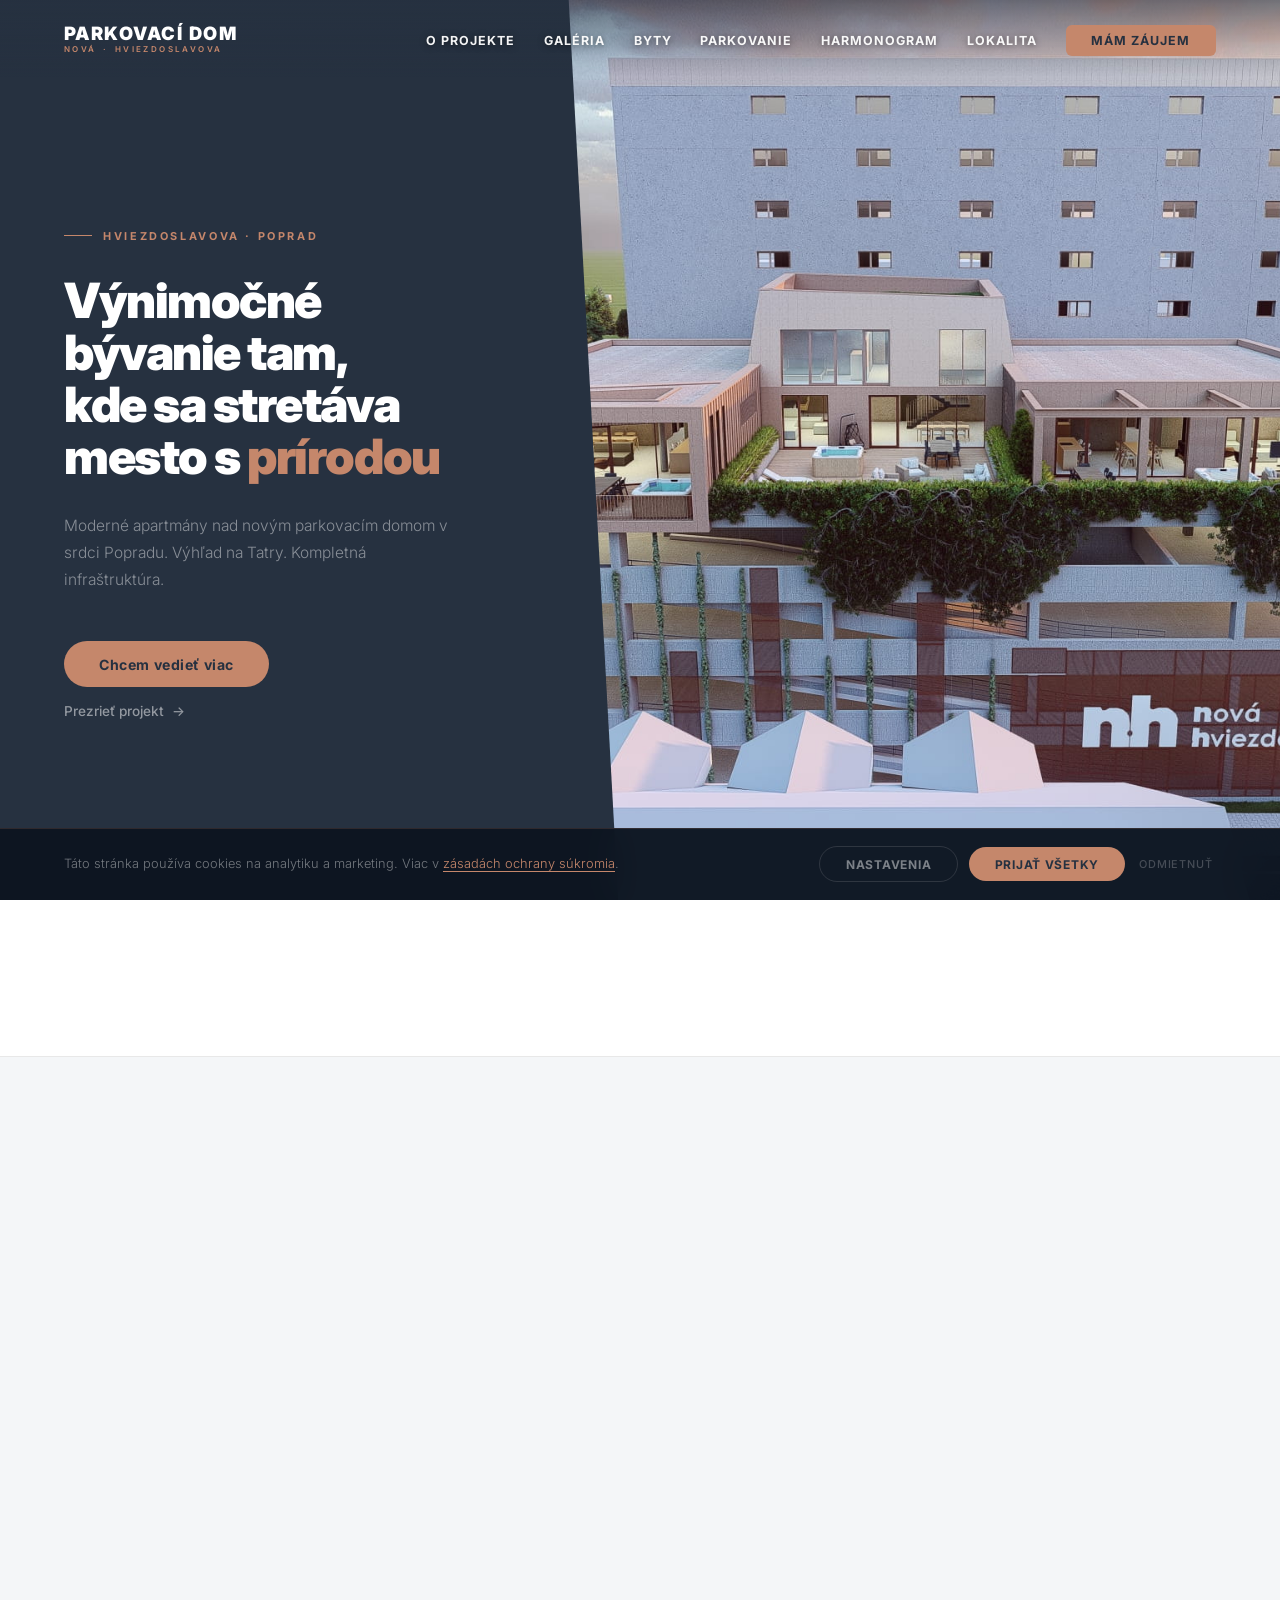
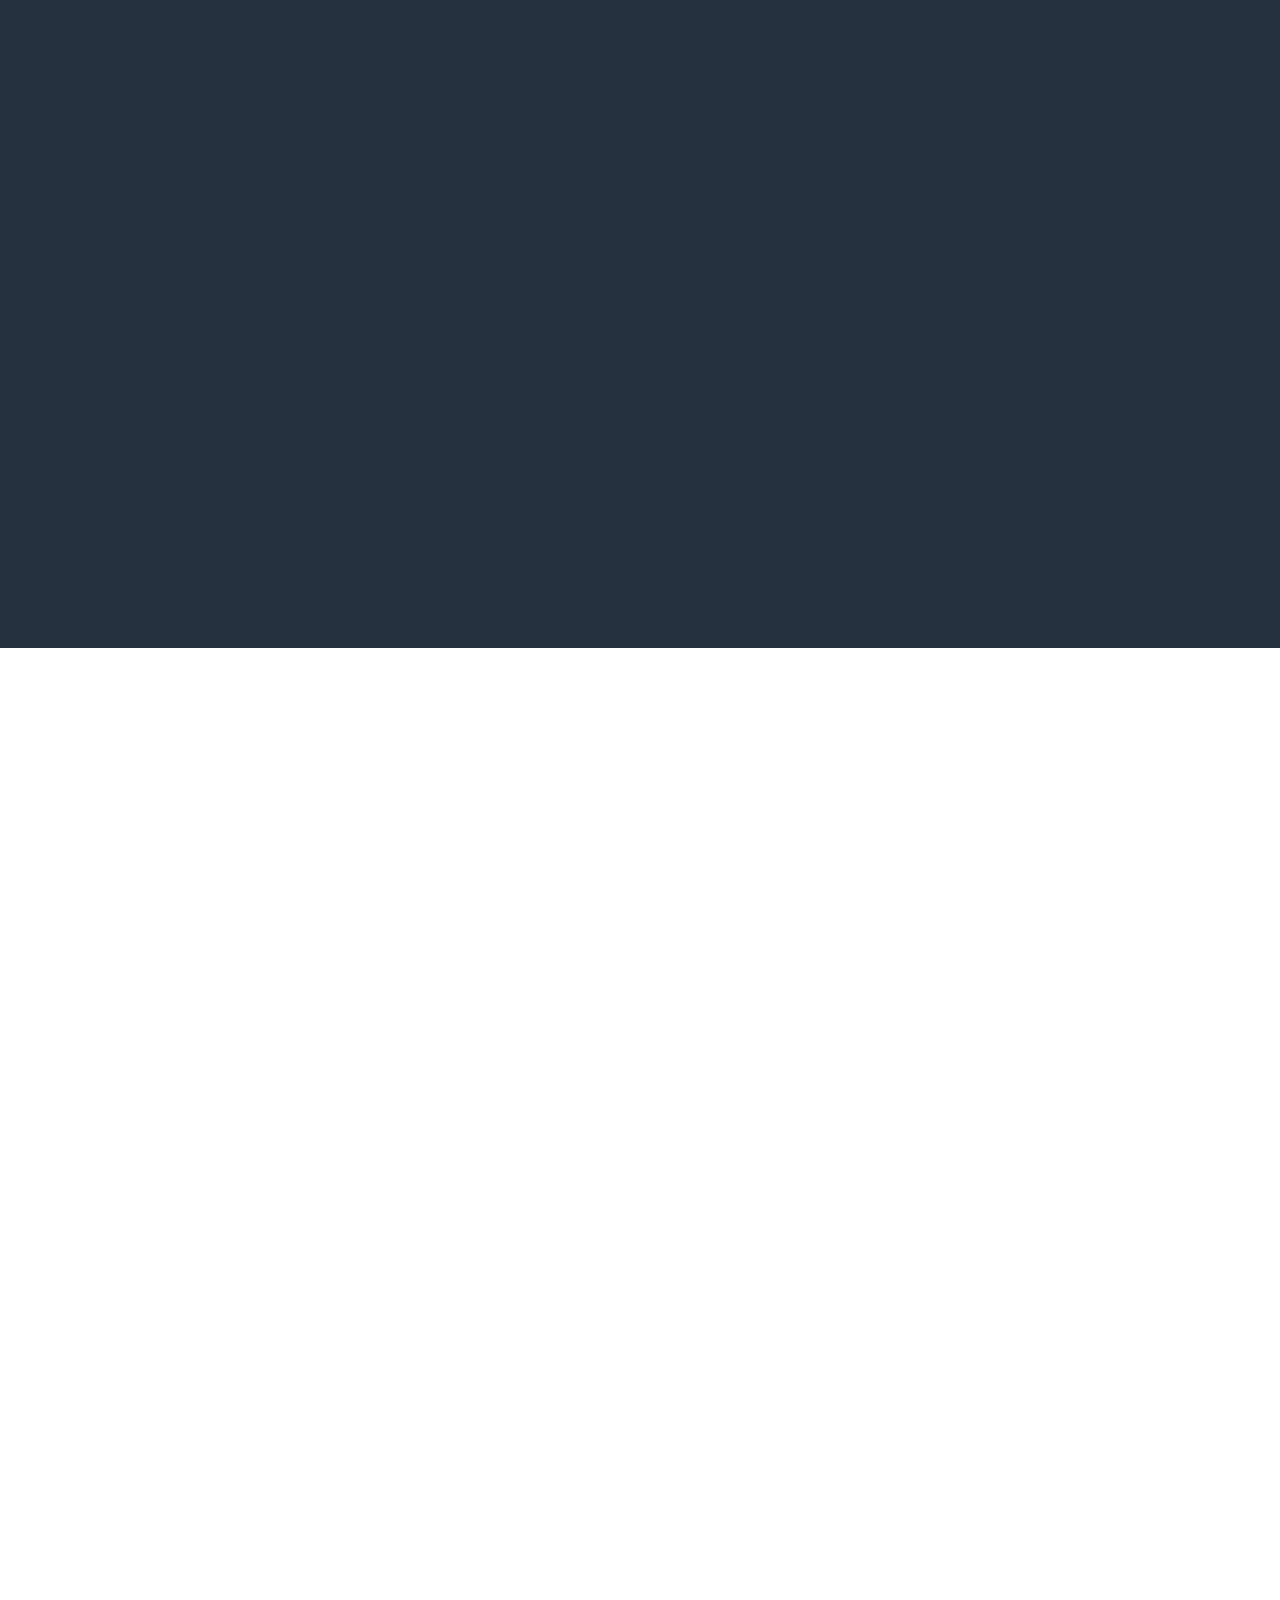
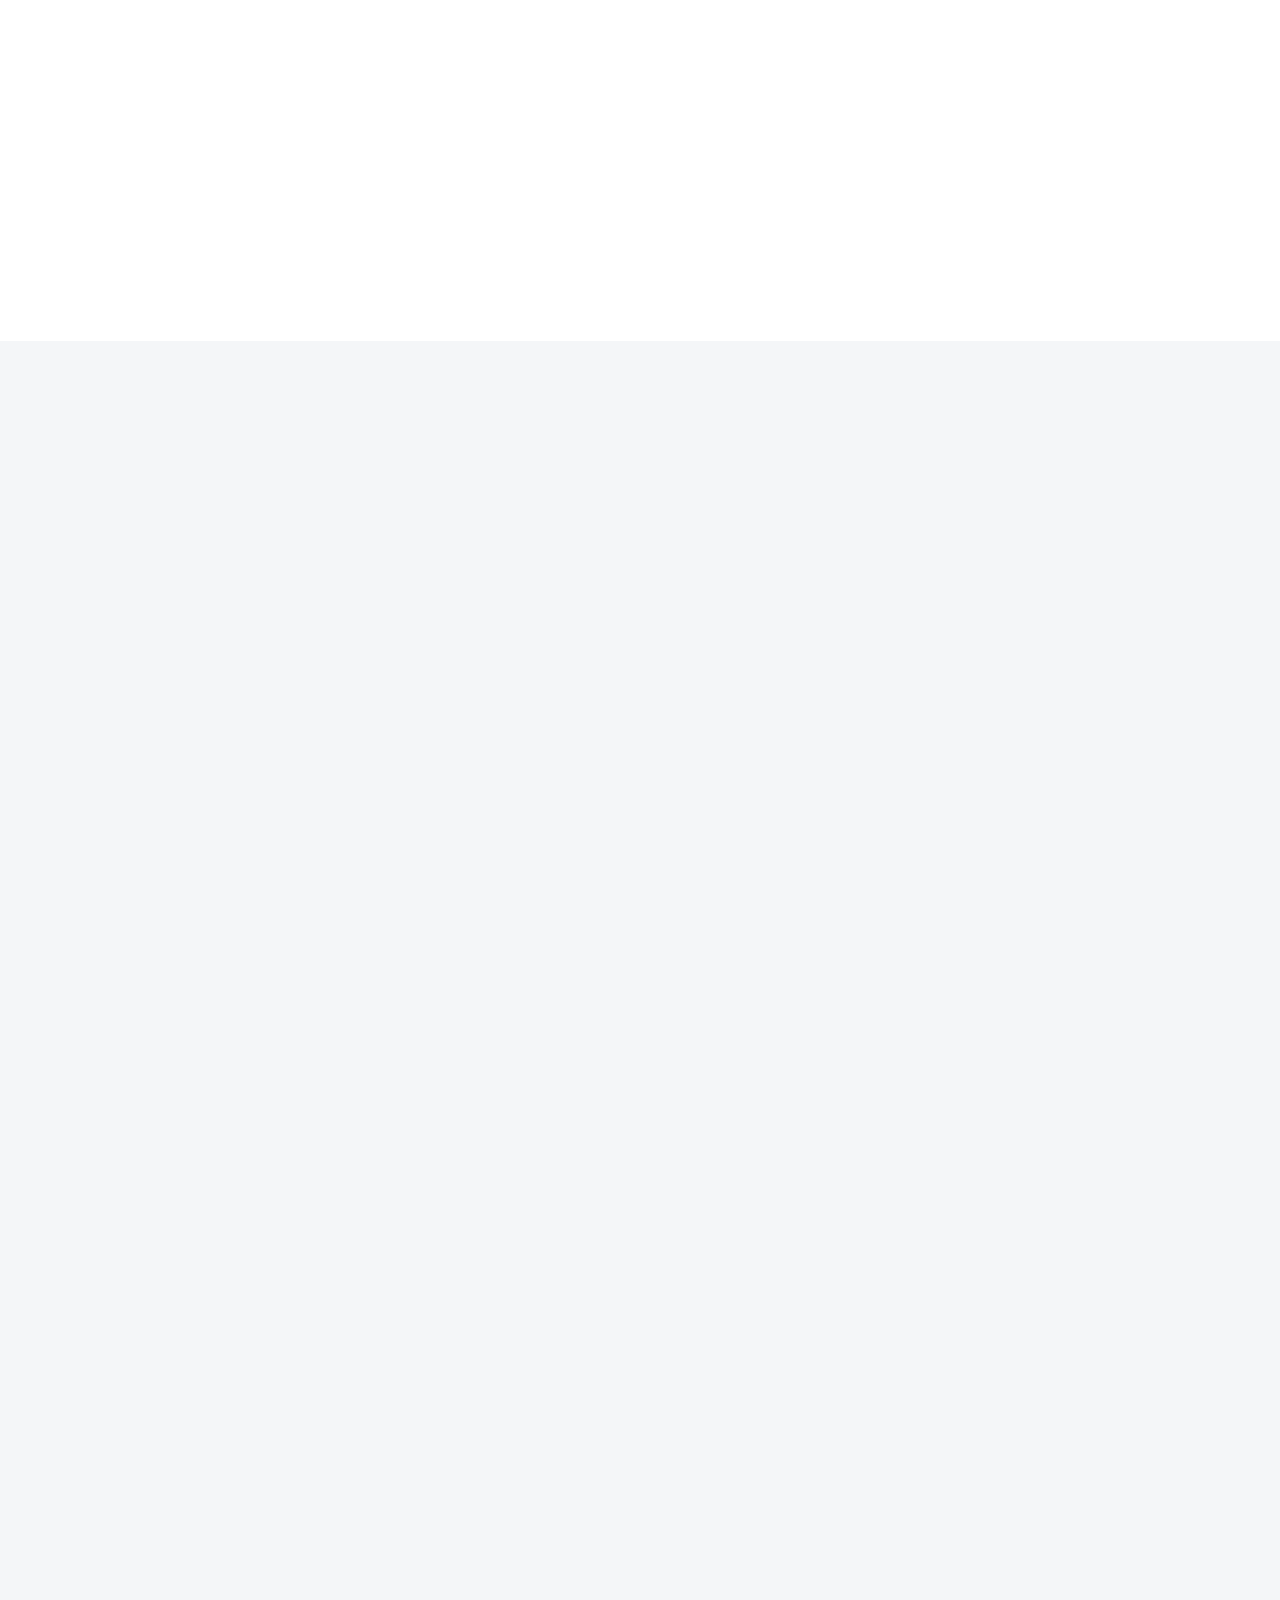
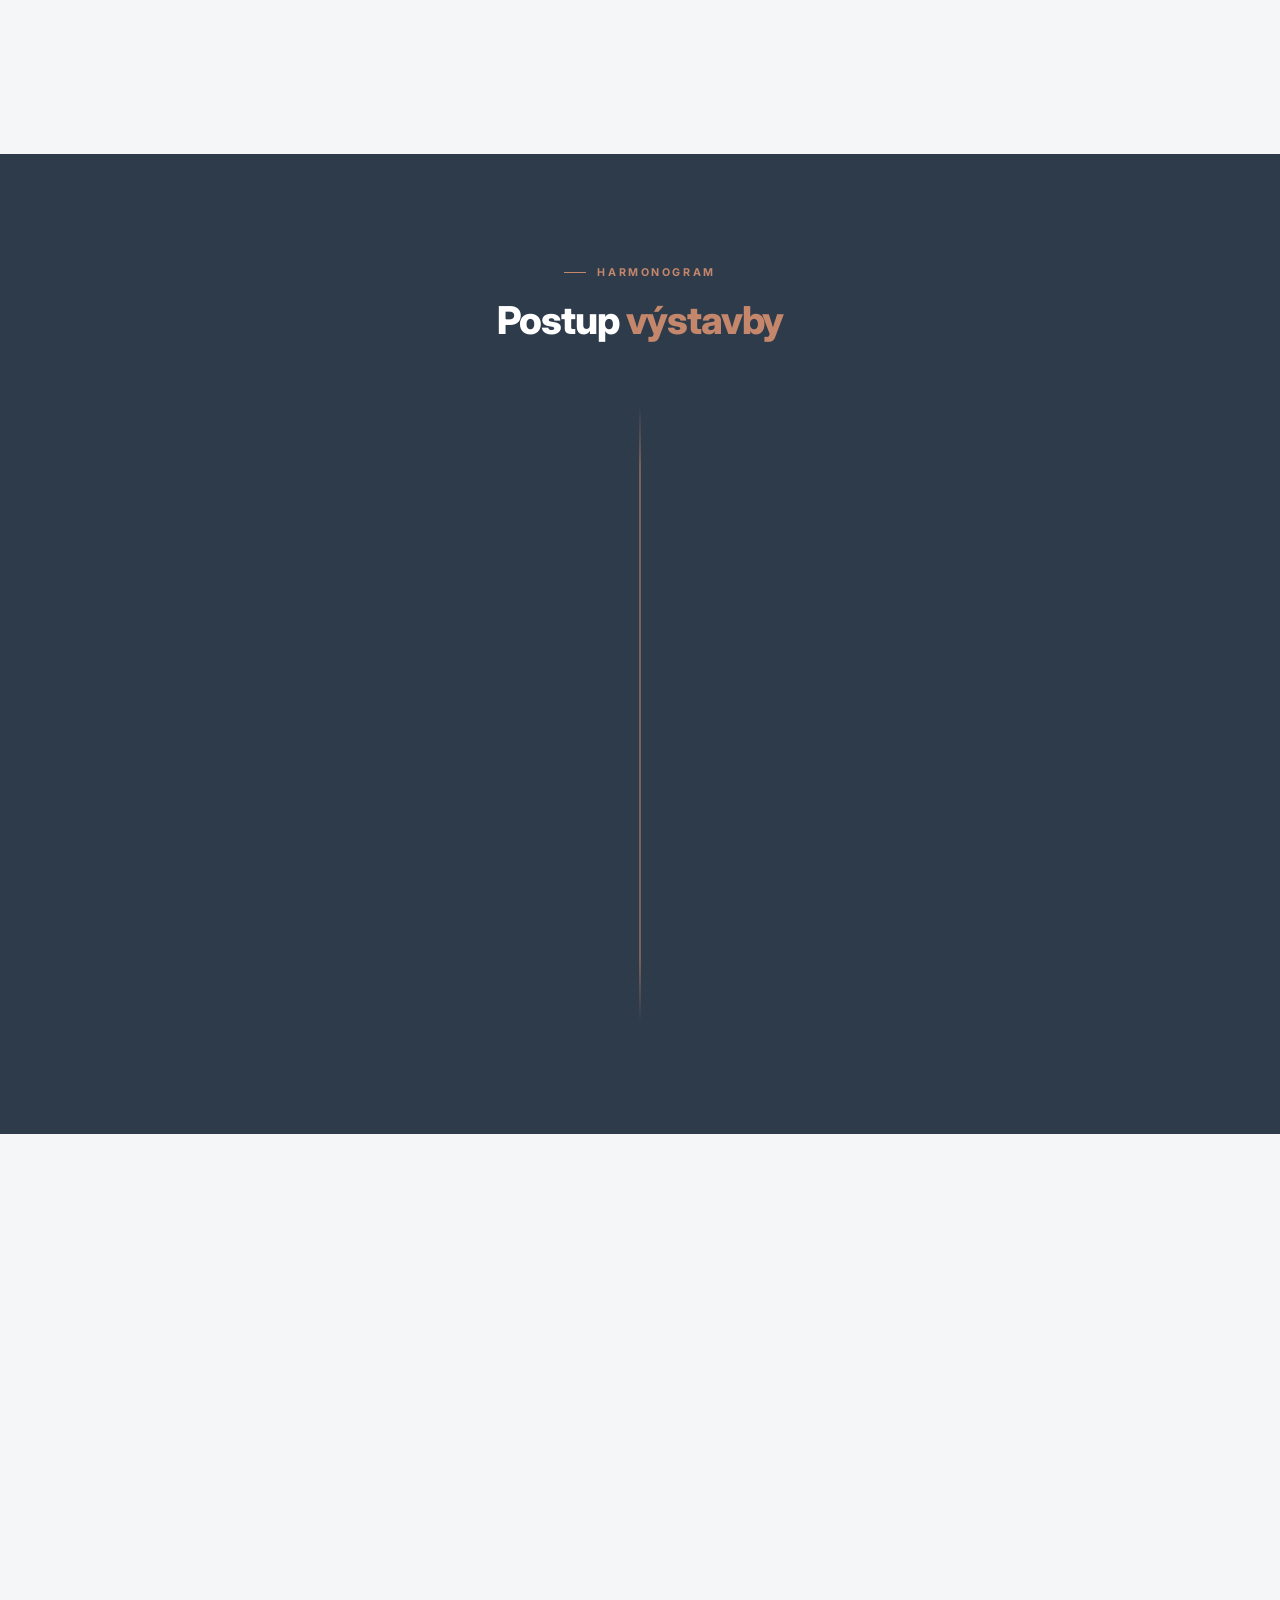
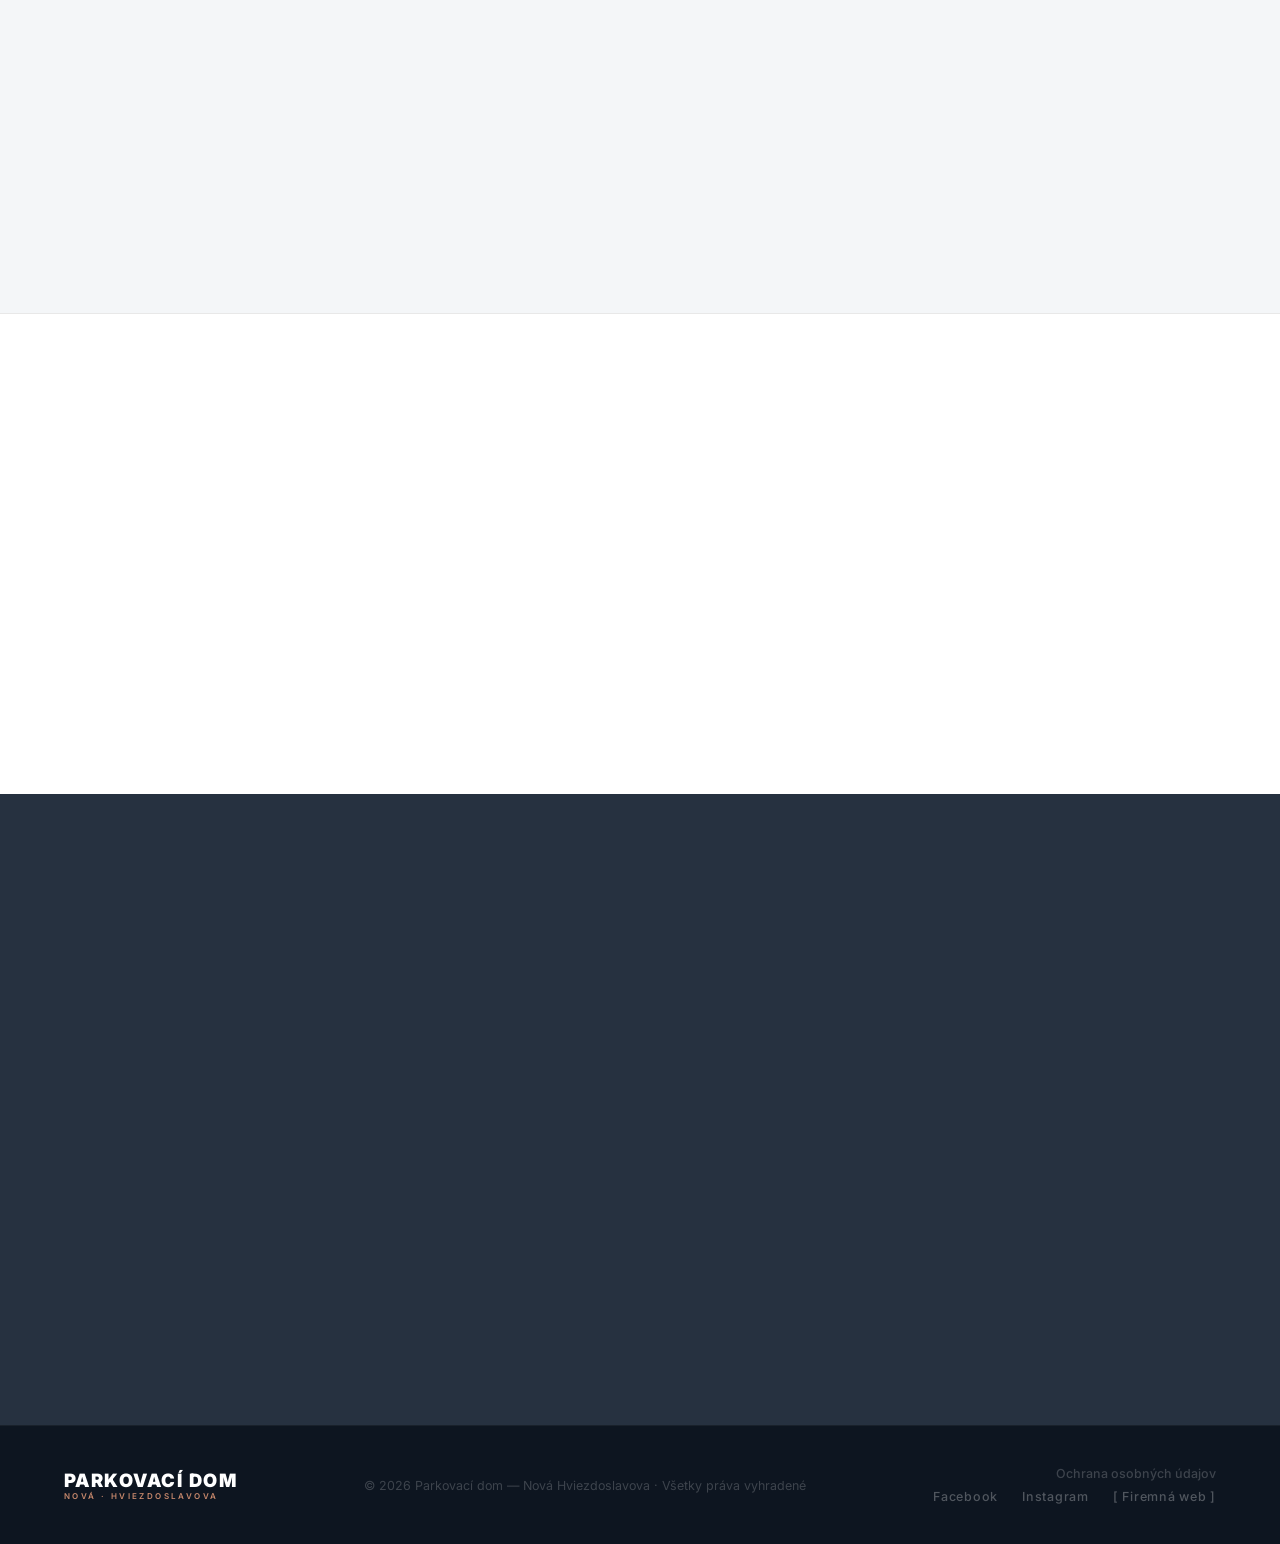
<file: index.html>
﻿<!DOCTYPE html>
<html lang="sk">
<head>
<meta charset="UTF-8">
<meta name="viewport" content="width=device-width, initial-scale=1.0">
<meta name="description" content="Moderné apartmány nad novým parkovacím domom v Poprade na Hviezdoslavovej ulici. Výhľad na Tatry, vlastné parkovanie, nízkoenergetický štandard A+.">
<meta property="og:type" content="website">
<meta property="og:title" content="Parkovací dom — Nová Hviezdoslavova | Apartmány Poprad">
<meta property="og:description" content="Moderné apartmány nad novým parkovacím domom v srdci Popradu. Výhľad na Tatry. Vlastné parkovanie. Nízkoenergetický štandard.">
<meta property="og:image" content="https://ivanahalahijova.github.io/parkovaci-dom-poprad/img/tt3.jpg">
<meta name="theme-color" content="#263140">
<title>Parkovací dom — Nová Hviezdoslavova | Apartmány Poprad</title>
<link rel="icon" href="img/apple-touch-icon.png">
<link rel="apple-touch-icon" href="img/apple-touch-icon.png">
<meta property="og:url" content="https://ivanahalahijova.github.io/parkovaci-dom-poprad/">
<meta property="og:locale" content="sk_SK">
<meta name="referrer" content="strict-origin-when-cross-origin">
<link rel="preconnect" href="https://fonts.googleapis.com">
<link rel="preconnect" href="https://fonts.gstatic.com" crossorigin>
<link href="https://fonts.googleapis.com/css2?family=Inter:wght@300;400;500;600;700;800;900&display=swap" rel="stylesheet">
<link rel="stylesheet" href="css/main.css">
</head>
<body>

<!-- NAV -->
<nav id="main-nav">
  <a href="index.html" class="nav-logo">
    <span class="nav-logo-main">Parkovací dom</span>
    <span class="nav-logo-sub">nová · hviezdoslavova</span>
  </a>
  <ul class="nav-links">
    <li><a href="#o-projekte">O projekte</a></li>
    <li><a href="#galeria">Galéria</a></li>
    <li><a href="#apartmany">Byty</a></li>
    <li><a href="#parkovanie">Parkovanie</a></li>
    <li><a href="#harmonogram">Harmonogram</a></li>
    <li><a href="#lokalita">Lokalita</a></li>
    <li><a href="#kontakt" class="nav-cta">Mám záujem</a></li>
  </ul>
  <button class="nav-hamburger" id="nav-hamburger" aria-label="Menu" aria-expanded="false" aria-controls="mobile-menu">
    <span></span><span></span><span></span>
  </button>
</nav>

<!-- MOBILE MENU -->
<div class="mobile-menu" id="mobile-menu" onclick="closeMobileMenu()">
  <button class="mobile-menu-close" onclick="event.stopPropagation();closeMobileMenu()" aria-label="Zavrieť">
    <span></span><span></span>
  </button>
  <ul onclick="event.stopPropagation()">
    <li><a href="#o-projekte" onclick="closeMobileMenu()">O projekte</a></li>
    <li><a href="#galeria" onclick="closeMobileMenu()">Galéria</a></li>
    <li><a href="#apartmany" onclick="closeMobileMenu()">Byty</a></li>
    <li><a href="#parkovanie" onclick="closeMobileMenu()">Parkovanie</a></li>
    <li><a href="#harmonogram" onclick="closeMobileMenu()">Harmonogram</a></li>
    <li><a href="#lokalita" onclick="closeMobileMenu()">Lokalita</a></li>
    <li><a href="#kontakt" class="mobile-menu-cta" onclick="closeMobileMenu()">Mám záujem</a></li>
  </ul>
</div>

<!-- HERO -->
<section class="hero">
  <div class="hero-left">
    <p class="hero-location">Hviezdoslavova · Poprad</p>
    <h1 class="hero-title">
      Výnimočné<br>bývanie tam,<br>kde sa stretáva<br>mesto s <em>prírodou</em>
    </h1>
    <p class="hero-desc">
      Moderné apartmány nad novým parkovacím domom v srdci Popradu.
      Výhľad na Tatry. Kompletná infraštruktúra.
    </p>
    <div class="hero-actions">
      <a href="#kontakt" class="btn-primary">Chcem vedieť viac</a>
      <a href="#o-projekte" class="btn-ghost">Prezrieť projekt</a>
    </div>
  </div>
  <div class="hero-right">
    <img src="img/tt3.jpg"
         alt="Parkovací dom Nová Hviezdoslavova — všetky terasy a fasáda"
         id="hero-img"
         fetchpriority="high">
  </div>
</section>

<!-- STATS -->
<div class="stats">
  <div class="stats-inner">
    <div class="stat-item reveal">
      <div class="stat-num">3</div>
      <div class="stat-label">Byty</div>
    </div>
    <div class="stat-item reveal reveal-d1">
      <div class="stat-num">[ X ]</div>
      <div class="stat-label">Parkovacích miest</div>
    </div>
    <div class="stat-item reveal reveal-d2">
      <div class="stat-num">542 <em>m²</em></div>
      <div class="stat-label">Plocha bytov</div>
    </div>
    <div class="stat-item reveal reveal-d3">
      <div class="stat-num">6</div>
      <div class="stat-label">Nadzemných podlaží</div>
    </div>
  </div>
</div>

<!-- O PROJEKTE -->
<section class="about" id="o-projekte">
  <div class="about-inner">
    <div class="about-text reveal">
      <p class="section-eyebrow">O projekte</p>
      <h2 class="section-title">Moderný <em>štandard</em><br>bývania v Poprade</h2>
      <p>
        Projekt na Hviezdoslavovej ulici v Poprade prináša unikátne spojenie
        moderného parkovacieho domu s komfortnými bytmi. Architektonický
        koncept ladí s charakterom mesta a prináša nový vizuálny štandard.
      </p>
      <p>
        Výnimočná poloha — v pešej dostupnosti centra, s ľahkým prístupom
        k diaľnici aj vlakovej stanici — robí z tohto projektu ideálnu investíciu
        aj miesto pre každodenné bývanie.
      </p>
      <div class="about-highlights">
        <div class="about-hl reveal reveal-d1">
          <div class="about-hl-val">2025<em>–</em>27</div>
          <div class="about-hl-label">Realizácia</div>
        </div>
        <div class="about-hl reveal reveal-d2">
          <div class="about-hl-val">A<em>+</em></div>
          <div class="about-hl-label">En. trieda</div>
        </div>
        <div class="about-hl reveal reveal-d3">
          <div class="about-hl-val">163<em>m²</em></div>
          <div class="about-hl-label">Plocha bytov od</div>
        </div>
        <div class="about-hl reveal reveal-d4">
          <div class="about-hl-val">[ X ]<em>+</em></div>
          <div class="about-hl-label">Parkovacích miest</div>
        </div>
      </div>
    </div>
    <div class="about-image reveal reveal-d2">
      <img src="img/tt9.jpg"
           alt="Parkovací dom Nová Hviezdoslavova — terasy apartmánov"
           class="about-real-img"
           loading="lazy">
    </div>
  </div>
</section>

<!-- GALÉRIA -->
<section class="gallery" id="galeria">
  <div class="gallery-inner">
    <div class="gallery-header reveal">
      <p class="section-eyebrow">Vizualizácie</p>
      <h2 class="section-title">Projekt v <em>obrazoch</em></h2>
    </div>
    <div class="gallery-grid">
      <a href="#" role="button" class="gallery-item gallery-wide reveal" data-gallery-index="0">
        <img src="img/tt3.jpg" alt="Parkovací dom Nová Hviezdoslavova — terasy a fasáda" loading="lazy">
      </a>
      <a href="#" role="button" class="gallery-item reveal reveal-d1" data-gallery-index="1">
        <img src="img/tt9.jpg" alt="Strešná terasa mezonnet" loading="lazy">
      </a>
      <a href="#" role="button" class="gallery-item reveal reveal-d1" data-gallery-index="2">
        <img src="img/tt11.jpg" alt="Parkovací dom Nová Hviezdoslavova — fasáda a nápis" loading="lazy">
      </a>
      <a href="#" role="button" class="gallery-item gallery-wide reveal reveal-d2" data-gallery-index="3">
        <img src="img/tt4.jpg" alt="Parkovací dom Nová Hviezdoslavova — letecký pohľad pri západe" loading="lazy">
      </a>
    </div>
    <div class="gallery-more reveal">
      <button class="gallery-more-btn" id="gallery-more-btn">Pozrite si viac  →</button>
    </div>
  </div>
</section>

<!-- FEATURES -->
<section class="features" id="vlastnosti">
  <div class="features-inner">
    <div class="features-header">
      <div class="reveal">
        <p class="section-eyebrow">Vlastnosti</p>
        <h2 class="section-title">Prečo práve<br>tento <em>projekt</em></h2>
      </div>
      <p class="reveal reveal-d2">
        Každý detail projektu bol navrhnutý s ohľadom na komfort obyvateľov,
        bezpečnosť a dlhodobú hodnotu investície.
      </p>
    </div>
    <div class="features-list">

      <div class="feat-row reveal">
        <span class="feat-row-num">01</span>
        <div class="feat-row-icon">
          <svg viewBox="0 0 32 32" fill="none" stroke="currentColor" stroke-width="1.6" stroke-linecap="round" stroke-linejoin="round"><path d="M2 27 L13 10 L19 20 L23 14 L30 27Z"/></svg>
        </div>
        <h3 class="feat-row-title">Výhľad na Tatry</h3>
        <p class="feat-row-desc">Panoramatický pohľad na Vysoké Tatry priamo z okien a terás bytov.</p>
      </div>

      <div class="feat-row reveal reveal-d1">
        <span class="feat-row-num">02</span>
        <div class="feat-row-icon">
          <svg viewBox="0 0 32 32" fill="none" stroke="currentColor" stroke-width="1.6" stroke-linecap="round" stroke-linejoin="round"><rect x="3" y="12" width="26" height="13" rx="4"/><path d="M3 18h26M9 12l3-6h8l3 6"/><circle cx="9.5" cy="25" r="2"/><circle cx="22.5" cy="25" r="2"/></svg>
        </div>
        <h3 class="feat-row-title">Vlastné parkovanie</h3>
        <p class="feat-row-desc">Každý byt má vyhradené parkovacie miesto v zabezpečenom parkovacom dome v rámci projektu.</p>
      </div>

      <div class="feat-row reveal reveal-d1">
        <span class="feat-row-num">03</span>
        <div class="feat-row-icon">
          <svg viewBox="0 0 32 32" fill="none" stroke="currentColor" stroke-width="1.6" stroke-linecap="round" stroke-linejoin="round"><path d="M16 4a8 8 0 0 1 8 8c0 5.5-8 17-8 17S8 17.5 8 12a8 8 0 0 1 8-8z"/><circle cx="16" cy="12" r="3"/></svg>
        </div>
        <h3 class="feat-row-title">Centrum Popradu</h3>
        <p class="feat-row-desc">5 minút pešo od centra mesta, obchodov, reštaurácií a zastávok MHD.</p>
      </div>

      <div class="feat-row reveal reveal-d1">
        <span class="feat-row-num">04</span>
        <div class="feat-row-icon">
          <svg viewBox="0 0 32 32" fill="none" stroke="currentColor" stroke-width="1.6" stroke-linecap="round" stroke-linejoin="round"><path d="M18 3L7 18h10l-3 11 14-18H18z"/></svg>
        </div>
        <h3 class="feat-row-title">Nízkoenergetický štandard</h3>
        <p class="feat-row-desc">Budova spĺňa požiadavky energetickej triedy A+ vďaka modernej izolácii a rekuperácii.</p>
      </div>

      <div class="feat-row reveal reveal-d1">
        <span class="feat-row-num">05</span>
        <div class="feat-row-icon">
          <svg viewBox="0 0 32 32" fill="none" stroke="currentColor" stroke-width="1.6" stroke-linecap="round" stroke-linejoin="round"><path d="M16 3L4 8v9c0 7 12 12 12 12s12-5 12-12V8L16 3z"/><path d="M11 16l4 4 6-7"/></svg>
        </div>
        <h3 class="feat-row-title">Bezpečnosť</h3>
        <p class="feat-row-desc">Kamerový systém, kontrolovaný vstup a 24/7 monitorovanie spoločných priestorov.</p>
      </div>

      <div class="feat-row reveal reveal-d1">
        <span class="feat-row-num">06</span>
        <div class="feat-row-icon">
          <svg viewBox="0 0 32 32" fill="none" stroke="currentColor" stroke-width="1.6" stroke-linecap="round" stroke-linejoin="round"><polyline points="3,25 12,15 18,20 29,8"/><polyline points="23,8 29,8 29,14"/></svg>
        </div>
        <h3 class="feat-row-title">Investičný potenciál</h3>
        <p class="feat-row-desc">Poprad ako turistická brána do Tatier zaručuje vysoký dopyt po prenájme po celý rok.</p>
      </div>

    </div>
  </div>
</section>

<!-- APARTMÁNY -->
<section class="apartments" id="apartmany">
  <div class="apartments-inner">
    <div class="apartments-header">
      <div class="reveal">
        <p class="section-eyebrow">Typy bytov</p>
        <h2 class="section-title">Výber <em>priestoru</em></h2>
      </div>
    </div>
    <div class="apt-grid">

      <!-- Byt č.1 — 3-izbový byt -->
      <div class="apt-card reveal">
        <div class="apt-card-top">
          <div>
            <div class="apt-type-badge">3-izbový byt</div>
            <div class="apt-size-display">
              <div class="apt-size-num">163<em>m²</em></div>
              <div class="apt-size-label">Úžitková plocha</div>
            </div>
            <div class="apt-size-terasa">+ terasa 60<em>m²</em></div>
          </div>
          <div class="apt-floors">5. podlažie</div>
        </div>
        <div class="apt-floorplan">
          <div class="apt-fp-wrap" data-fp-src="img/byt1.png" data-fp-alt="Pôdorys 3-izbového bytu">
            <img src="img/byt1.png" class="apt-fp-base" alt="" aria-hidden="true" loading="lazy">
            <img src="img/byt1.png" class="apt-fp-color apt-fp-byt1" alt="Pôdorys 3-izbového bytu" loading="lazy">
          </div>
          <div class="apt-floorplan-label">Pôdorys 5. podlažia</div>
        </div>
        <div class="apt-card-body">
          <ul class="apt-rooms">
            <li>Obývacia izba s kuchyňou</li>
            <li>2× Izba</li>
            <li>Vstupná hala</li>
            <li>Kúpeľňa</li>
            <li>WC</li>
            <li>Šatník</li>
            <li>Komora</li>
            <li>Chodba</li>
            <li class="apt-rooms-terasa">Terasa</li>
          </ul>
        </div>
      </div>

      <!-- Byt č.3 — 4-izbový byt -->
      <div class="apt-card reveal reveal-d1">
        <div class="apt-card-top">
          <div>
            <div class="apt-type-badge">4-izbový byt</div>
            <div class="apt-size-display">
              <div class="apt-size-num">174<em>m²</em></div>
              <div class="apt-size-label">Úžitková plocha</div>
            </div>
            <div class="apt-size-terasa">+ terasa 40<em>m²</em></div>
          </div>
          <div class="apt-floors">5. podlažie</div>
        </div>
        <div class="apt-floorplan">
          <div class="apt-fp-wrap" data-fp-src="img/byt3.png" data-fp-alt="Pôdorys 4-izbového bytu">
            <img src="img/byt3.png" class="apt-fp-base" alt="" aria-hidden="true" loading="lazy">
            <img src="img/byt3.png" class="apt-fp-color apt-fp-byt3" alt="Pôdorys 4-izbového bytu" loading="lazy">
          </div>
          <div class="apt-floorplan-label">Pôdorys 5. podlažia</div>
        </div>
        <div class="apt-card-body">
          <ul class="apt-rooms">
            <li>Obývacia izba s kuchyňou</li>
            <li>3× Izba</li>
            <li>Vstupná hala</li>
            <li>Kúpeľňa</li>
            <li>WC</li>
            <li>Šatník</li>
            <li>Komora</li>
            <li>Chodba</li>
            <li class="apt-rooms-terasa">Terasa</li>
          </ul>
        </div>
      </div>

      <!-- Apartmán č.2 — Mezonnet -->
      <div class="apt-card reveal reveal-d2">
        <div class="apt-card-top">
          <div>
            <div class="apt-type-badge">Apartmán — Mezonnet</div>
            <div class="apt-size-display">
              <div class="apt-size-num">205<em>m²</em></div>
              <div class="apt-size-label">Úžitková plocha</div>
            </div>
            <div class="apt-size-terasa">+ terasa 90<em>m²</em></div>
          </div>
          <div class="apt-floors">5.–6. podlažie</div>
        </div>
        <div class="apt-floorplan">
          <div class="apt-fp-wrap" data-fp-src="img/byt2.png" data-fp-alt="Pôdorys mezonnet — 5. podlažie">
            <img src="img/byt2.png" class="apt-fp-base" alt="" aria-hidden="true" loading="lazy">
            <img src="img/byt2.png" class="apt-fp-color apt-fp-byt2" alt="Pôdorys mezonnet — 5. podlažie" loading="lazy">
          </div>
          <div class="apt-floorplan-label">1. úroveň — 5NP (129 m²)</div>
          <div class="apt-fp-wrap apt-fp-wrap-sm" data-fp-src="img/byt2m.png" data-fp-alt="Pôdorys mezonnet — 6. podlažie">
            <img src="img/byt2m.png" class="apt-fp-base" alt="" aria-hidden="true" loading="lazy">
            <img src="img/byt2m.png" class="apt-fp-color apt-fp-6np-m" alt="Pôdorys mezonnet — 6. podlažie" loading="lazy">
          </div>
          <div class="apt-floorplan-label">2. úroveň — 6NP (76 m²)</div>
        </div>
        <div class="apt-card-body">
          <ul class="apt-rooms">
            <li>Obývacia izba s kuchyňou</li>
            <li>Pracovňa</li>
            <li>Vstupná hala</li>
            <li>Komora / sklad</li>
            <li>Šatník</li>
            <li>3× Izba</li>
            <li>2× Kúpeľňa</li>
            <li>2× WC</li>
            <li class="apt-rooms-terasa">Terasa</li>
          </ul>
        </div>
      </div>

    </div>
  </div>
</section>

<!-- PARKOVANIE -->
<section class="parking" id="parkovanie">
  <div class="parking-inner">
    <div class="parking-text reveal">
      <p class="section-eyebrow">Parkovanie</p>
      <h2 class="section-title">Parkovací dom<br>novej <em>generácie</em></h2>
      <p>
        Moderný parkovací dom s najnovšou technológiou, bezpečnostným systémom
        a pohodlným prístupom priamo z ulice.
      </p>
      <p>
        Parkovacie miesta sú k dispozícii nielen pre obyvateľov bytového domu,
        ale aj pre verejnosť — čím sa rieši dlhodobo kritický nedostatok parkovania
        v tejto časti Popradu.
      </p>
      <div class="pk-list">
        <div class="pk-item">EV nabíjacie stanice</div>
        <div class="pk-item">Kamerový systém 24/7</div>
        <div class="pk-item">Kontrolovaný vstup (závora / čip)</div>
        <div class="pk-item">Priestorné parkovacie boxy</div>
        <div class="pk-item">Bezbariérový prístup</div>
      </div>
    </div>
    <div class="parking-visual reveal reveal-d2">
      <div class="pk-stat">
        <div class="pk-stat-num">4</div>
        <div class="pk-stat-lbl">Podlažia parkovania</div>
      </div>
      <div class="pk-stat">
        <div class="pk-stat-num">[ X ]</div>
        <div class="pk-stat-lbl">Miest celkom</div>
      </div>
      <div class="pk-stat">
        <div class="pk-stat-num">[ X ]</div>
        <div class="pk-stat-lbl">EV nabíjačiek</div>
      </div>
      <div class="pk-stat">
        <div class="pk-stat-num">24/7</div>
        <div class="pk-stat-lbl">Monitorovanie</div>
      </div>
    </div>
  </div>
  <div class="parking-render-wrap reveal" data-lb-src="img/tt12.jpg" data-lb-alt="Vizualizácia parkovacieho domu Nová Hviezdoslavova" style="cursor:pointer;">
      <img src="img/tt12.jpg" alt="Vizualizácia parkovacieho domu Nová Hviezdoslavova" class="parking-render">
  </div>
</section>

<!-- HARMONOGRAM -->
<section class="harmonogram" id="harmonogram">
  <div class="harmonogram-inner">
    <p class="section-eyebrow">Harmonogram</p>
    <h2 class="section-title">Postup <em>výstavby</em></h2>

    <div class="timeline">

      <div class="tl-item reveal">
        <div class="tl-content-left">
          <div class="tl-date">[ Q1 202X ]</div>
          <div class="tl-title">Zahájenie projektu</div>
          <div class="tl-desc">Vydanie stavebného povolenia, výberové konania na dodávateľov.</div>
        </div>
        <div class="tl-dot-wrap"><div class="tl-dot"></div></div>
        <div class="tl-empty"></div>
      </div>

      <div class="tl-item reveal reveal-d1">
        <div class="tl-empty"></div>
        <div class="tl-dot-wrap"><div class="tl-dot"></div></div>
        <div class="tl-content-right">
          <div class="tl-date">[ Q2 202X ]</div>
          <div class="tl-title">Zemné práce</div>
          <div class="tl-desc">Príprava staveniska, zakladanie, výkopové práce.</div>
        </div>
      </div>

      <div class="tl-item reveal reveal-d2">
        <div class="tl-content-left">
          <div class="tl-date">[ Q4 202X ]</div>
          <div class="tl-title">Hrubá stavba</div>
          <div class="tl-desc">Betonáž nosnej konštrukcie parkovacieho domu a bytového domu.</div>
        </div>
        <div class="tl-dot-wrap"><div class="tl-dot"></div></div>
        <div class="tl-empty"></div>
      </div>

      <div class="tl-item reveal reveal-d1">
        <div class="tl-empty"></div>
        <div class="tl-dot-wrap"><div class="tl-dot"></div></div>
        <div class="tl-content-right">
          <div class="tl-date">[ Q2 202X ]</div>
          <div class="tl-title">Dokončovacie práce</div>
          <div class="tl-desc">Interiérové práce, fasáda, technológie, inštalácie.</div>
        </div>
      </div>

      <div class="tl-item reveal reveal-d2">
        <div class="tl-content-left">
          <div class="tl-date">[ Q4 202X ]</div>
          <div class="tl-title">Odovzdanie</div>
          <div class="tl-desc">Kolaudácia, odovzdanie bytov a parkovacích miest vlastníkom.</div>
        </div>
        <div class="tl-dot-wrap"><div class="tl-dot"></div></div>
        <div class="tl-empty"></div>
      </div>

    </div>
  </div>
</section>

<!-- LOKALITA -->
<section class="location" id="lokalita">
  <div class="location-inner">
    <div class="location-text reveal">
      <p class="section-eyebrow">Lokalita</p>
      <h2 class="section-title">Srdce <em>Popradu</em>,<br>brána do Tatier</h2>
      <p>
        Hviezdoslavova ulica sa nachádza priamo v centre Popradu — v dochádzkovej
        vzdialenosti od všetkých dôležitých miest. Zároveň ste len pár minút
        od diaľnice a vlakového spojenia s Tatrami.
      </p>
      <div class="poi-list">
        <div class="poi-item">
          <span class="poi-name">Centrum mesta</span>
          <span class="poi-dist">10 min pešo</span>
        </div>
        <div class="poi-item">
          <span class="poi-name">Vlakové nástupište</span>
          <span class="poi-dist">7 min pešo</span>
        </div>
        <div class="poi-item">
          <span class="poi-name">OC Max</span>
          <span class="poi-dist">5 min autom</span>
        </div>
        <div class="poi-item">
          <span class="poi-name">Aquacity Poprad</span>
          <span class="poi-dist">10 min autom</span>
        </div>
        <div class="poi-item">
          <span class="poi-name">Tatranská Lomnica</span>
          <span class="poi-dist">25 min autom</span>
        </div>
        <div class="poi-item">
          <span class="poi-name">Diaľnica D1</span>
          <span class="poi-dist">5 min autom</span>
        </div>
      </div>
    </div>
    <iframe class="location-map reveal reveal-d2"
      src="https://maps.google.com/maps?q=Nov%C3%A1+Hviezdoslavova,+Poprad&z=17&output=embed"
      loading="lazy" referrerpolicy="no-referrer-when-downgrade"
      title="Poloha projektu Nová Hviezdoslavova, Poprad"
      style="border:0;width:100%;height:100%;"></iframe>
  </div>
</section>

<!-- PROJEKTANT -->
<section class="projektant">
  <div class="projektant-inner">
    <div class="projektant-header reveal">
      <p class="section-eyebrow">Projekt</p>
      <h2 class="section-title">Architektonický návrh</h2>
    </div>
    <div class="appa-card reveal reveal-d1">
      <a href="https://atelierappa.sk/" target="_blank" rel="noopener" class="appa-logo-link">
        <img src="img/appa_logo_cierna.png" alt="Ateliér APPA s.r.o." class="appa-logo">
      </a>
      <div class="appa-card-divider"></div>
      <div class="appa-card-body">
        <p class="appa-desc">Architektonický návrh a projektovú dokumentáciu tejto stavby spracoval prešovský Ateliér APPA s.r.o. — architektúra, interiéry a dizajn s dôrazom na detail.</p>
        <a href="https://atelierappa.sk/" target="_blank" rel="noopener" class="appa-cta">
          atelierappa.sk
          <svg width="14" height="14" viewBox="0 0 14 14" fill="none" xmlns="http://www.w3.org/2000/svg">
            <path d="M2 7H12M12 7L7.5 2.5M12 7L7.5 11.5" stroke="currentColor" stroke-width="1.6" stroke-linecap="round" stroke-linejoin="round"/>
          </svg>
        </a>
      </div>
    </div>
  </div>
</section>

<!-- KONTAKT -->
<section class="contact" id="kontakt">
  <div class="contact-inner">

    <div class="contact-left reveal">
      <p class="section-eyebrow">Záujem</p>
      <h2 class="section-title">Prejavte záujem<br>ako <em>prví</em></h2>
      <p class="contact-subtitle">
        Zanechajte nám kontakt a keď bude projekt pripravený na predaj,
        ozveme sa Vám medzi prvými. Žiadny spam — len relevantné info o projekte.
      </p>
      <div class="contact-info">
        <div class="contact-info-item">
          <span>Telefón</span>
          <a href="tel:+421900000000">[ +421 9xx xxx xxx ]</a>
        </div>
        <div class="contact-info-item">
          <span>E-mail</span>
          <a href="mailto:info@projekt.sk">[ info@projekt.sk ]</a>
        </div>
        <div class="contact-info-item">
          <span>Adresa projektu</span>
          <strong>Hviezdoslavova, Poprad</strong>
        </div>
      </div>
    </div>

    <div class="contact-right reveal reveal-d2">
      <form id="interest-form" novalidate>
        <div class="form-grid">
          <div class="form-field">
            <label for="f-meno">Meno</label>
            <input type="text" id="f-meno" name="meno" placeholder="Meno" required autocomplete="given-name">
          </div>
          <div class="form-field">
            <label for="f-priezvisko">Priezvisko</label>
            <input type="text" id="f-priezvisko" name="priezvisko" placeholder="Priezvisko" required autocomplete="family-name">
          </div>
          <div class="form-field">
            <label for="f-email">E-mail</label>
            <input type="email" id="f-email" name="email" placeholder="Email" required autocomplete="email">
          </div>
          <div class="form-field">
            <label for="f-mobil">Mobil</label>
            <input type="tel" id="f-mobil" name="telefon" placeholder="Mobil" required autocomplete="tel">
          </div>
          <div class="form-field form-field-full">
            <label for="f-sprava">Správa</label>
            <textarea id="f-sprava" name="sprava" rows="4" placeholder="Správa (nepovinné)"></textarea>
          </div>
        </div>
        <div class="form-consent">
          <label class="form-checkbox-label">
            <input type="checkbox" id="f-gdpr" name="gdpr" required>
            <span>Súhlasím so <a href="gdpr.html">spracovaním osobných údajov</a> za účelom zasielania informácií o projekte.</span>
          </label>
        </div>
        <button type="submit" class="form-submit">Odoslať záujem</button>
      </form>
      <div id="success-msg">
        Ďakujeme! Vaša registrácia záujmu bola prijatá. Ozveme sa Vám čo najskôr.
      </div>
    </div>

  </div>
</section>

<!-- FOOTER -->
<footer>
  <a href="index.html" class="footer-logo">
    <span class="footer-logo-main">Parkovací dom</span>
    <span class="footer-logo-sub">nová · hviezdoslavova</span>
  </a>
  <p>© 2026 Parkovací dom — Nová Hviezdoslavova · Všetky práva vyhradené</p>
  <div class="footer-right">
    <a href="gdpr.html" class="footer-gdpr-link">Ochrana osobných údajov</a>
    <div class="footer-social">
      <a href="#">Facebook</a>
      <a href="#">Instagram</a>
      <a href="#">[ Firemná web ]</a>
    </div>
  </div>
</footer>

<button id="scroll-top" aria-label="Späť na vrch">
  ↑
</button>

<!-- COOKIE BAR -->
<div id="cookie-bar" role="dialog" aria-label="Nastavenia cookies">
  <p id="cookie-bar-text">
    Táto stránka používa cookies na analytiku a marketing.
    Viac v <a href="gdpr.html">zásadách ochrany súkromia</a>.
  </p>
  <div id="cookie-bar-actions">
    <button class="ck-btn ck-btn-settings" onclick="openCookieModal()">Nastavenia</button>
    <button class="ck-btn ck-btn-accept"   onclick="acceptAll()">Prijať všetky</button>
    <button class="ck-btn-reject"           onclick="rejectAll()">Odmietnuť</button>
  </div>
</div>

<!-- COOKIE MODAL -->
<div id="cookie-modal" role="dialog" aria-modal="true" aria-label="Nastavenia súkromia" onclick="if(event.target===this)closeCookieModal()">
  <div id="cookie-modal-box">
    <div class="cm-title">Nastavenia súkromia</div>
    <div class="cm-sub">Vyberte, ktoré cookies povolíte. Nevyhnutné sú vždy aktívne.</div>
    <div class="cm-rows">
      <div class="cm-row">
        <div><div class="cm-row-name">Nevyhnutné cookies</div><div class="cm-row-desc">Základné funkcie webu — vždy zapnuté</div></div>
        <button class="cm-toggle on locked" disabled></button>
      </div>
      <div class="cm-row">
        <div><div class="cm-row-name">Analytické cookies</div><div class="cm-row-desc">Anonymná štatistika návštevnosti (Google Analytics)</div></div>
        <button class="cm-toggle on" id="tgl-analytics" onclick="this.classList.toggle('on')" aria-label="Analytické cookies — prepnúť"></button>
      </div>
      <div class="cm-row">
        <div><div class="cm-row-name">Marketingové cookies</div><div class="cm-row-desc">Remarketing — Facebook / Instagram Pixel</div></div>
        <button class="cm-toggle" id="tgl-marketing" onclick="this.classList.toggle('on')" aria-label="Marketingové cookies — prepnúť"></button>
      </div>
    </div>
    <div class="cm-actions">
      <button class="cm-act cm-act-all"  onclick="acceptAll()">Prijať všetky</button>
      <button class="cm-act cm-act-save" onclick="saveCustom()">Uložiť výber</button>
    </div>
  </div>
</div>

<script src="js/main.js" defer></script>


</body>
</html>
</file>
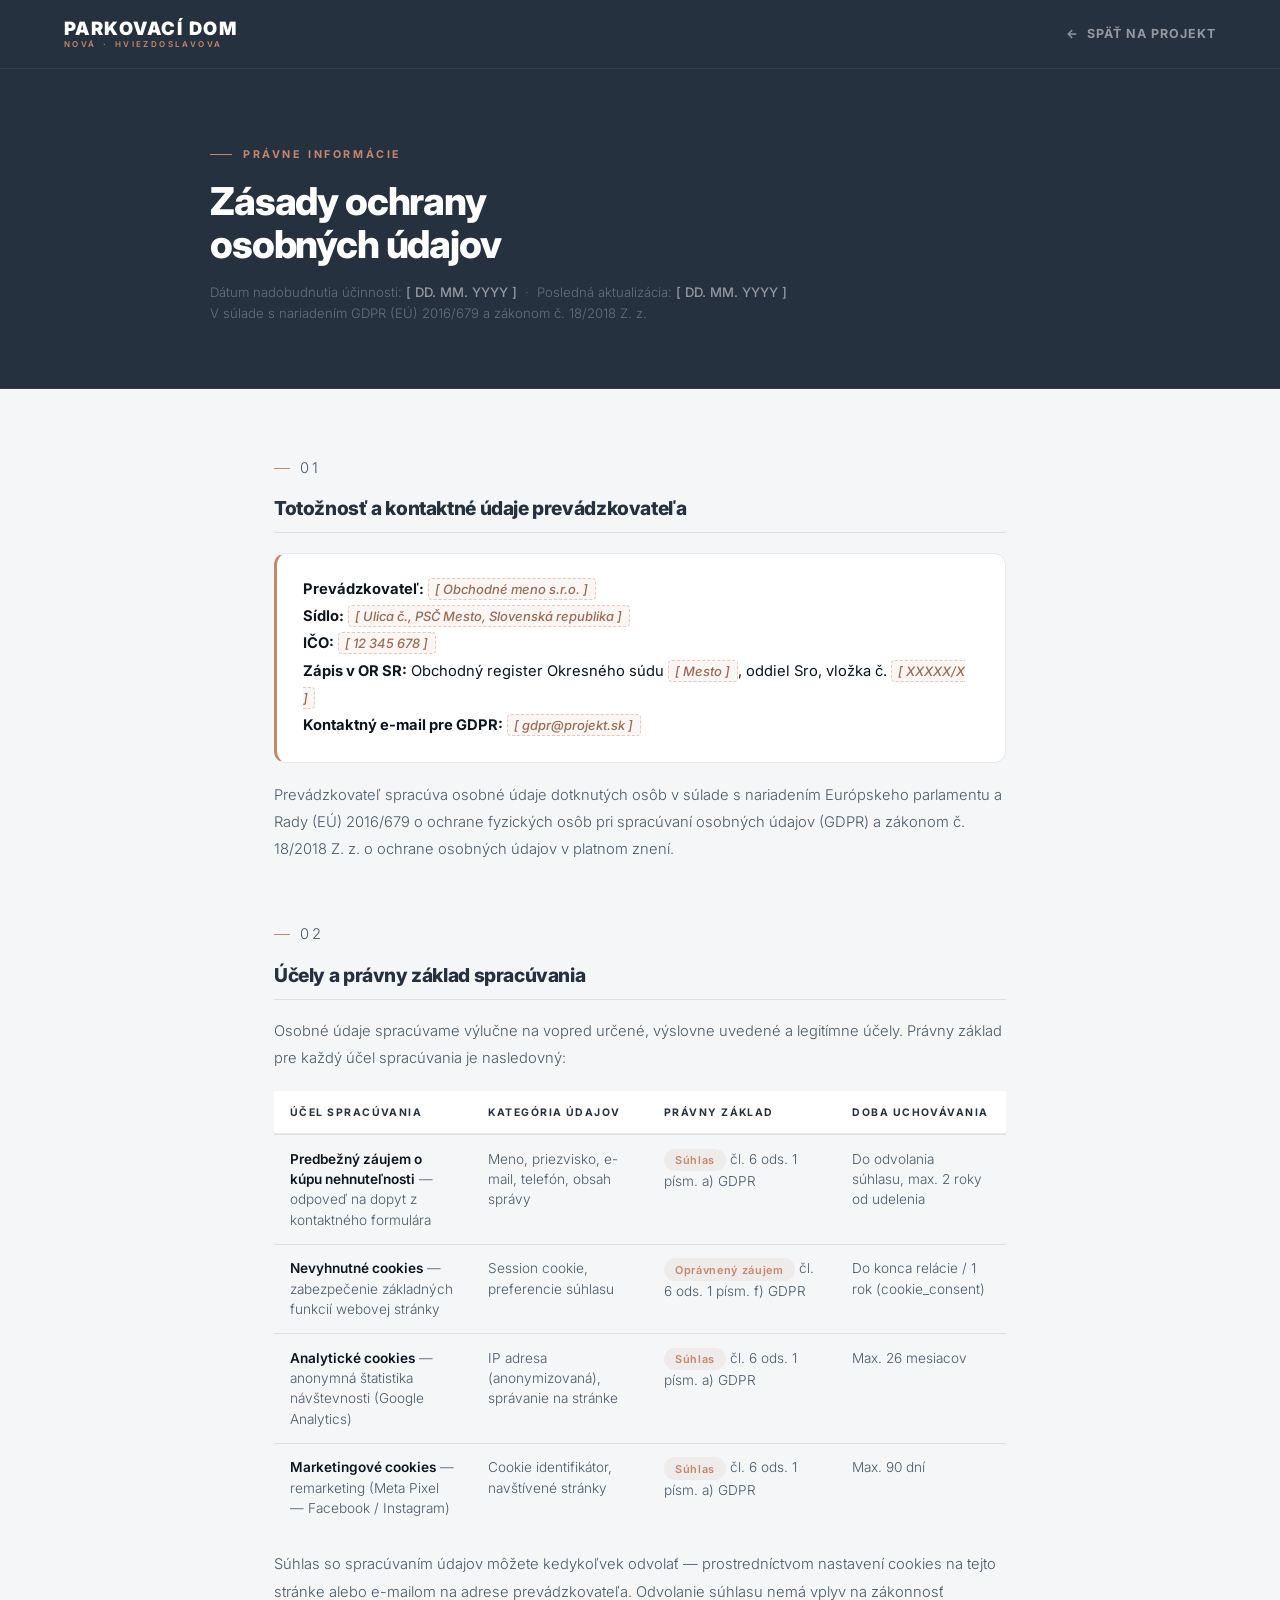
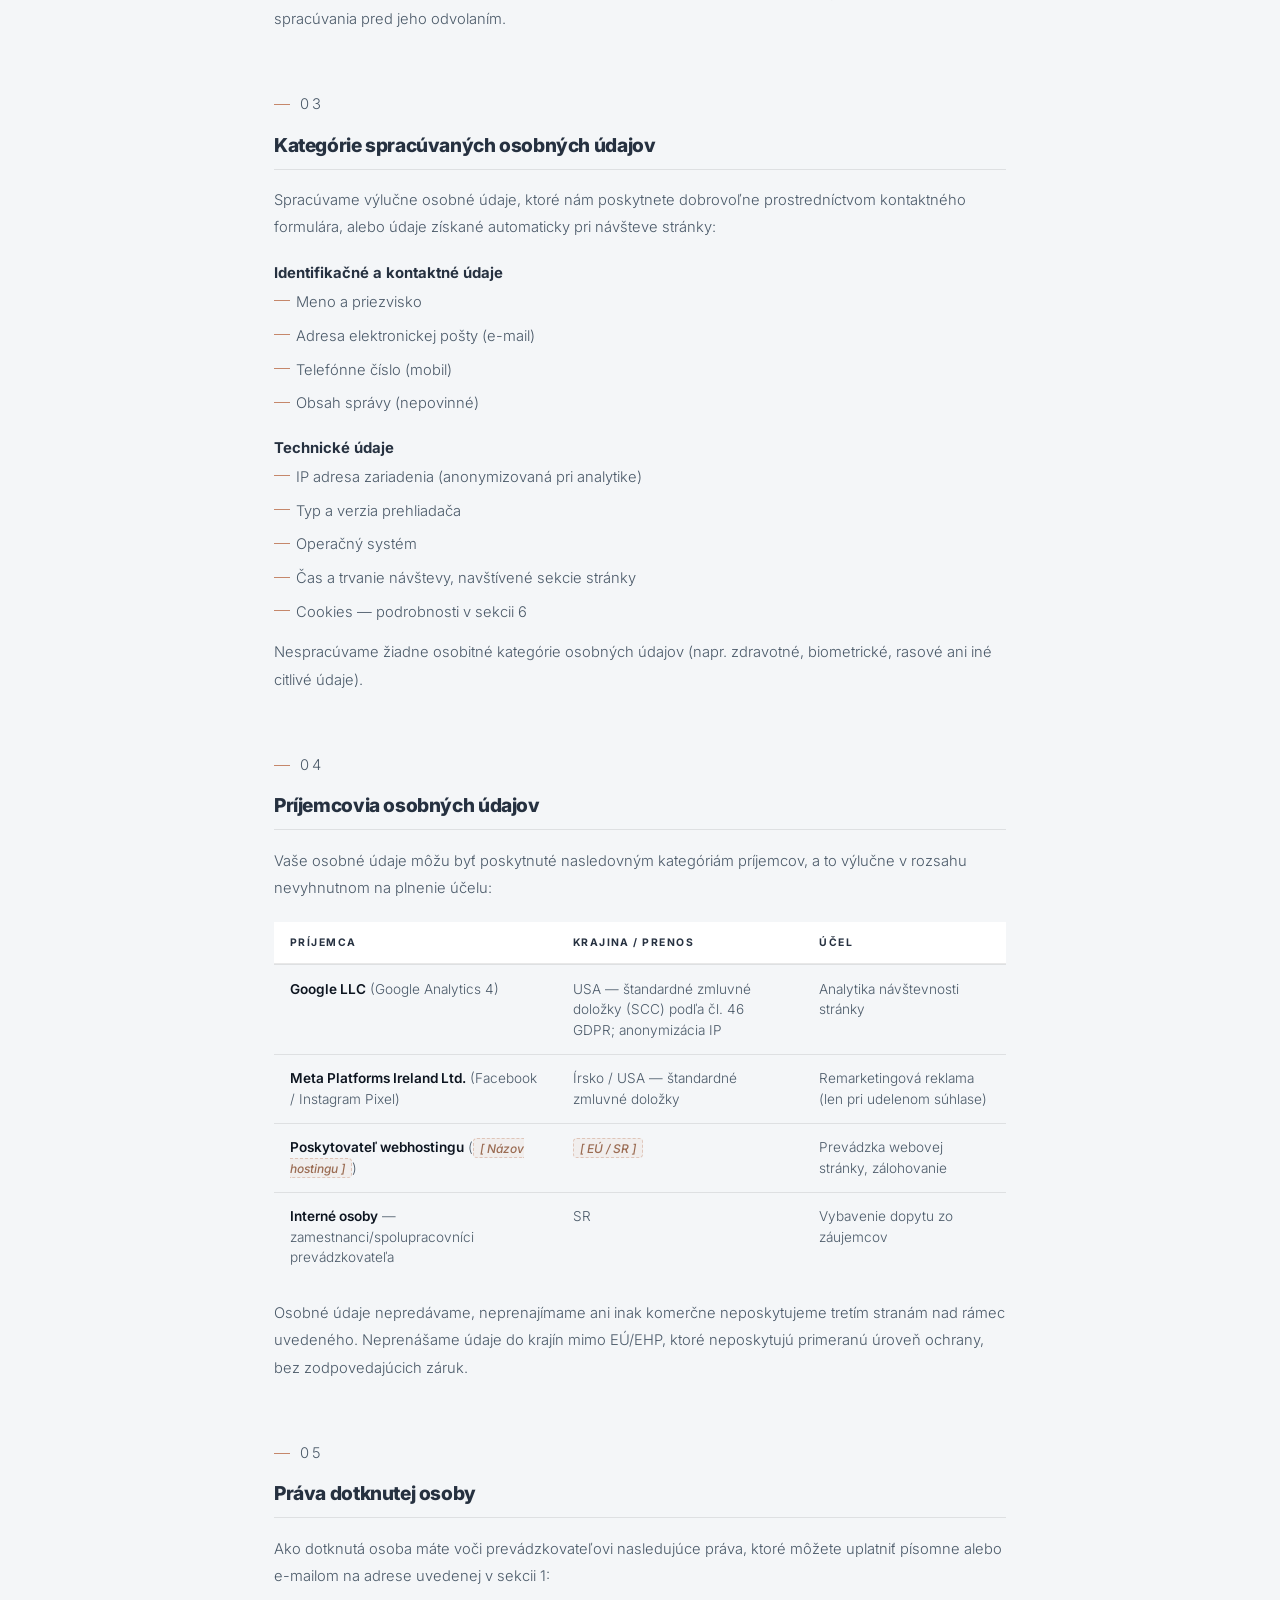
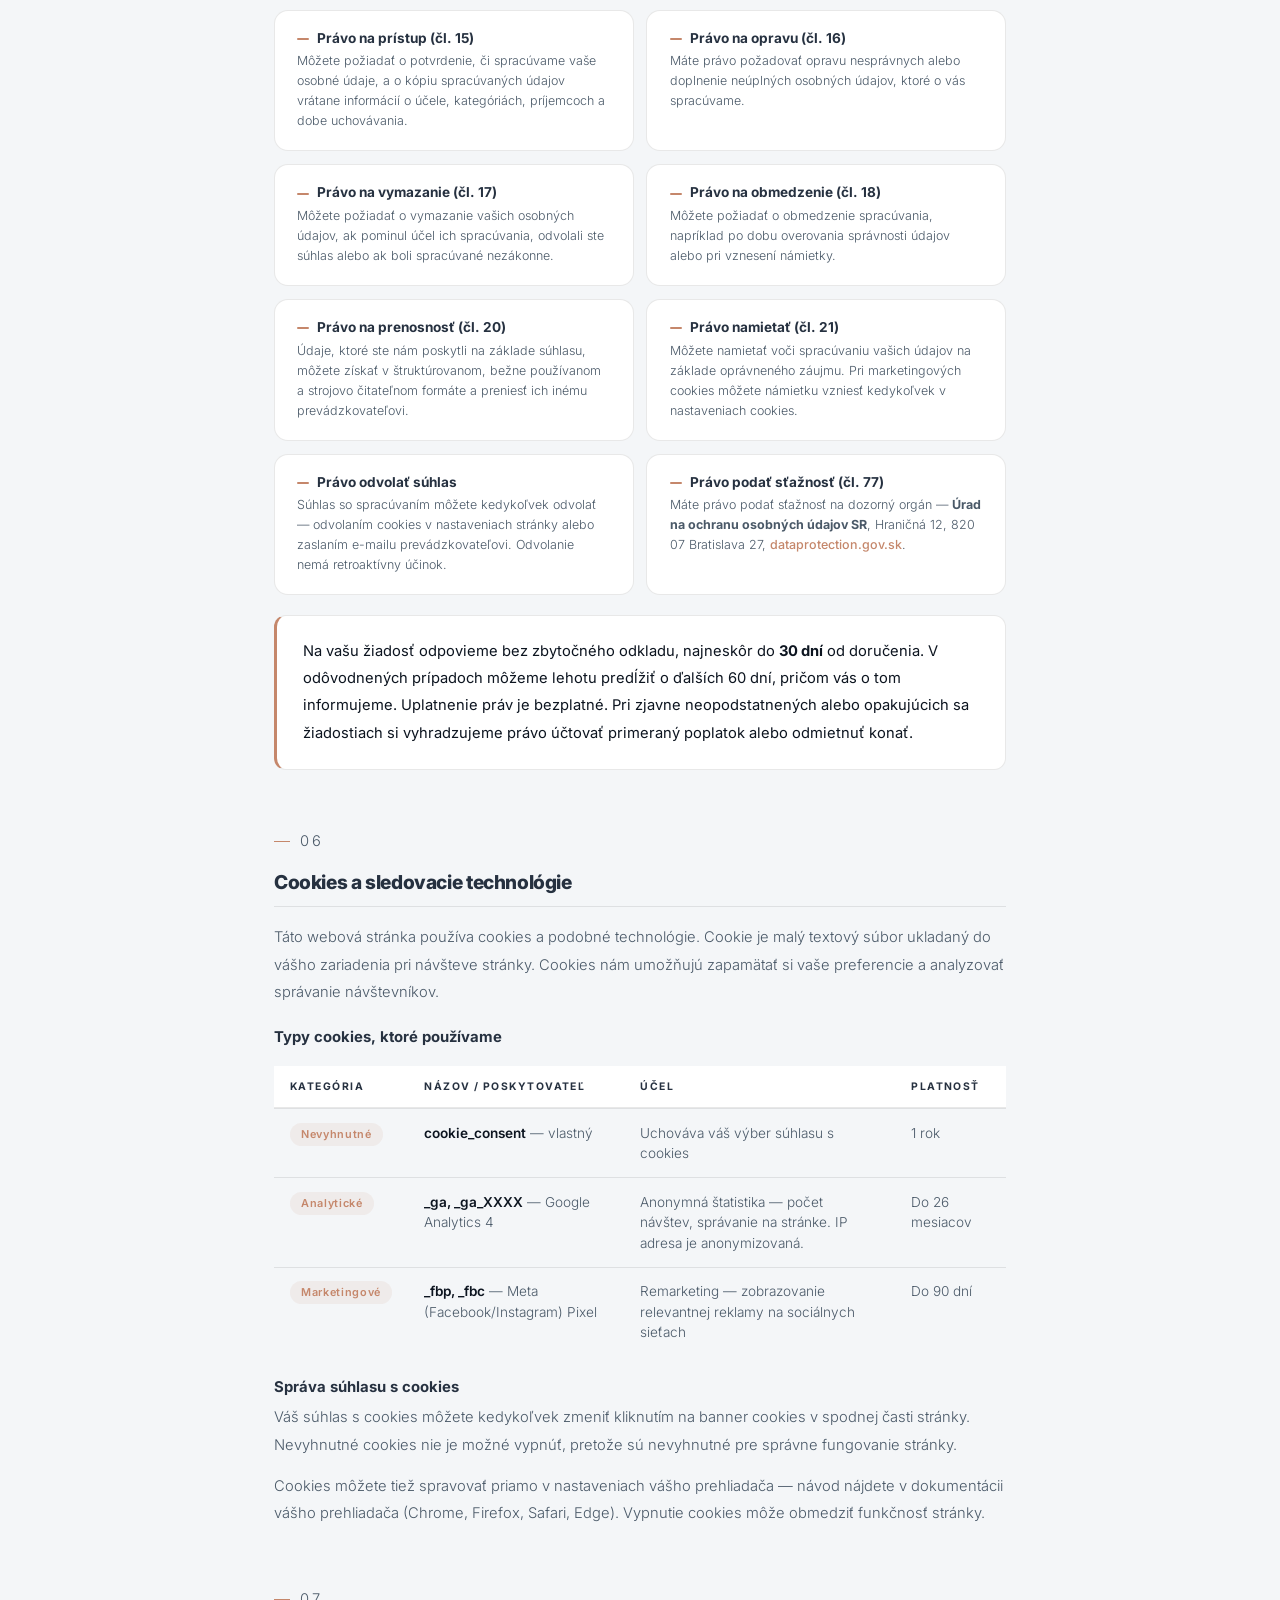
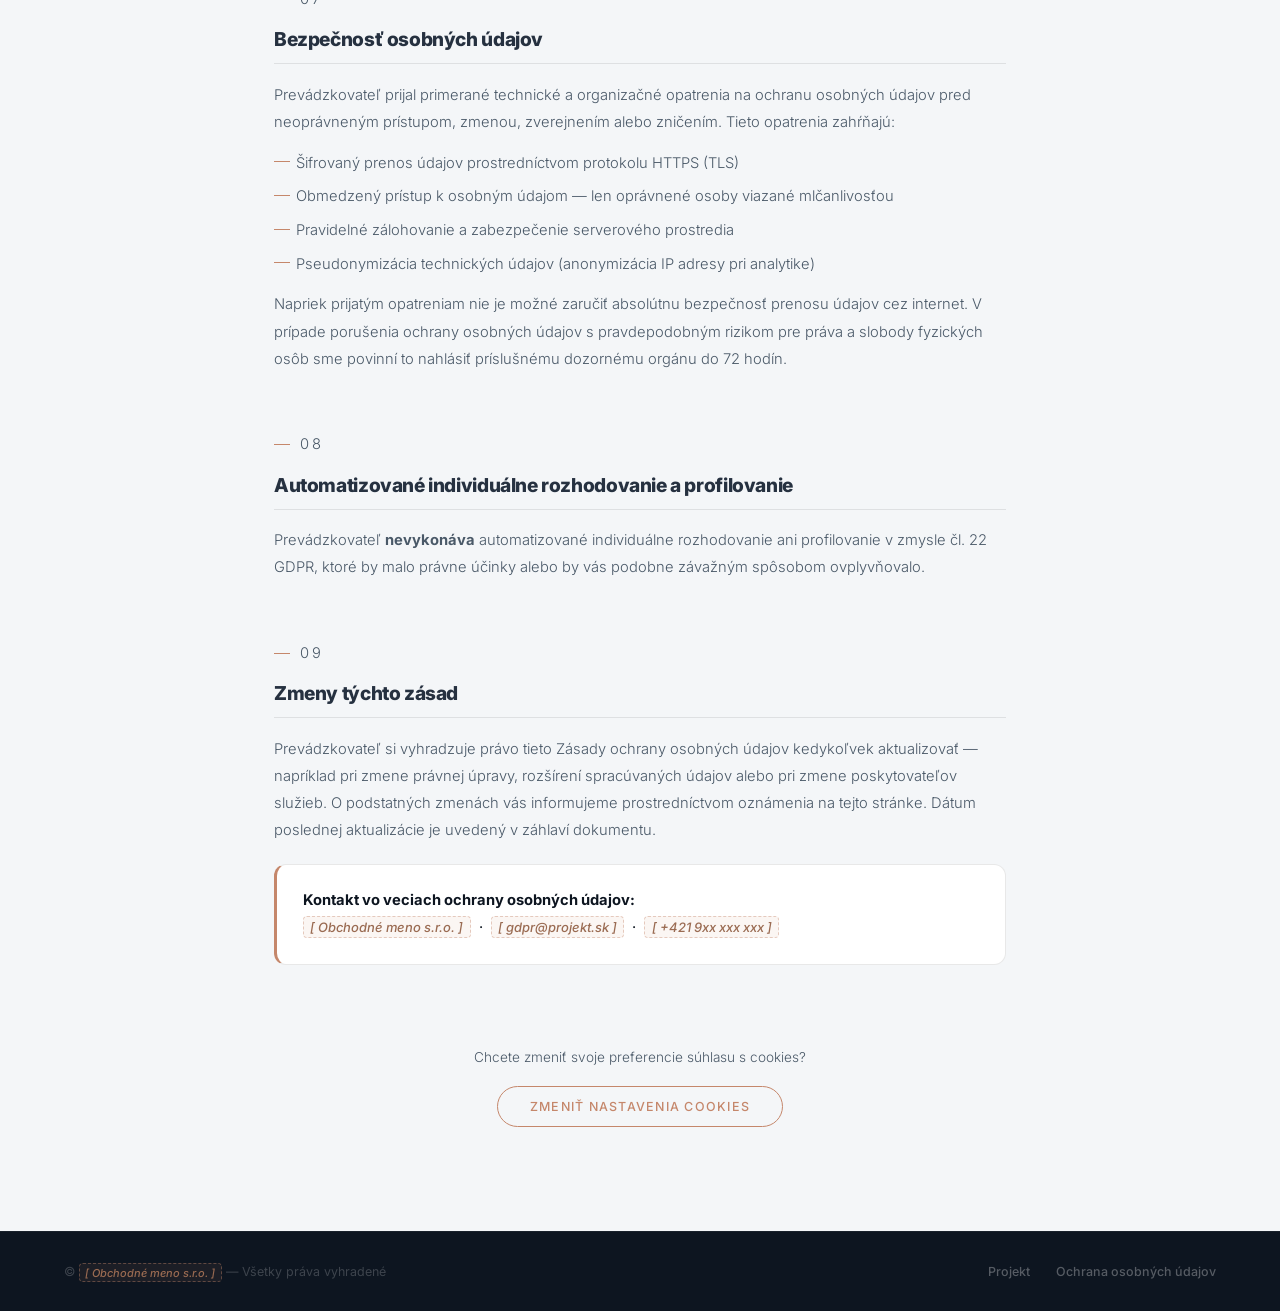
<file: gdpr.html>
<!DOCTYPE html>
<html lang="sk">
<head>
<meta charset="UTF-8">
<meta name="viewport" content="width=device-width, initial-scale=1.0">
<meta name="description" content="Informácie o spracúvaní osobných údajov, cookies a právach dotknutých osôb v súlade s nariadením GDPR (EÚ) 2016/679 a zákonom č. 18/2018 Z. z.">
<meta name="robots" content="noindex, follow">
<meta name="theme-color" content="#263140">
<title>Zásady ochrany osobných údajov — Parkovací dom Nová Hviezdoslavova</title>
<link rel="icon" href="img/apple-touch-icon.png">
<link rel="apple-touch-icon" href="img/apple-touch-icon.png">
<link rel="preconnect" href="https://fonts.googleapis.com">
<link rel="preconnect" href="https://fonts.gstatic.com" crossorigin>
<link href="https://fonts.googleapis.com/css2?family=Inter:wght@300;400;500;600;700;800;900&display=swap" rel="stylesheet">
<link rel="stylesheet" href="css/gdpr.css">
</head>
<body>

<!-- NAV -->
<nav class="gdpr-nav">
  <a href="index.html" class="gdpr-nav-logo">
    <span class="gdpr-logo-main">Parkovací dom</span>
    <span class="gdpr-logo-sub">nová · hviezdoslavova</span>
  </a>
  <a href="index.html" class="gdpr-nav-back">Späť na projekt</a>
</nav>

<!-- HERO -->
<header class="gdpr-hero">
  <div class="gdpr-hero-inner">
    <p class="gdpr-eyebrow">Právne informácie</p>
    <h1>Zásady ochrany<br>osobných údajov</h1>
    <p class="gdpr-hero-meta">
      Dátum nadobudnutia účinnosti: <strong>[ DD. MM. YYYY ]</strong> &nbsp;·&nbsp;
      Posledná aktualizácia: <strong>[ DD. MM. YYYY ]</strong><br>
      V súlade s nariadením GDPR (EÚ) 2016/679 a zákonom č. 18/2018 Z. z.
    </p>
  </div>
</header>

<!-- CONTENT -->
<main class="gdpr-content">

  <!-- 1. PREVÁDZKOVATEĽ -->
  <div class="gdpr-section">
    <p class="gdpr-section-num">01</p>
    <h2>Totožnosť a kontaktné údaje prevádzkovateľa</h2>
    <div class="gdpr-box">
      <p>
        <strong>Prevádzkovateľ:</strong> <span class="placeholder">[ Obchodné meno s.r.o. ]</span><br>
        <strong>Sídlo:</strong> <span class="placeholder">[ Ulica č., PSČ Mesto, Slovenská republika ]</span><br>
        <strong>IČO:</strong> <span class="placeholder">[ 12 345 678 ]</span><br>
        <strong>Zápis v OR SR:</strong> Obchodný register Okresného súdu <span class="placeholder">[ Mesto ]</span>, oddiel Sro, vložka č. <span class="placeholder">[ XXXXX/X ]</span><br>
        <strong>Kontaktný e-mail pre GDPR:</strong> <a href="mailto:gdpr@projekt.sk"><span class="placeholder">[ gdpr@projekt.sk ]</span></a>
      </p>
    </div>
    <p>Prevádzkovateľ spracúva osobné údaje dotknutých osôb v súlade s nariadením Európskeho parlamentu a Rady (EÚ) 2016/679 o ochrane fyzických osôb pri spracúvaní osobných údajov (GDPR) a zákonom č. 18/2018 Z. z. o ochrane osobných údajov v platnom znení.</p>
  </div>

  <!-- 2. ÚČELY A PRÁVNY ZÁKLAD -->
  <div class="gdpr-section">
    <p class="gdpr-section-num">02</p>
    <h2>Účely a právny základ spracúvania</h2>
    <p>Osobné údaje spracúvame výlučne na vopred určené, výslovne uvedené a legitímne účely. Právny základ pre každý účel spracúvania je nasledovný:</p>
    <div class="gdpr-table-wrap">
      <table class="gdpr-table">
        <thead>
          <tr>
            <th>Účel spracúvania</th>
            <th>Kategória údajov</th>
            <th>Právny základ</th>
            <th>Doba uchovávania</th>
          </tr>
        </thead>
        <tbody>
          <tr>
            <td><strong>Predbežný záujem o kúpu nehnuteľnosti</strong> — odpoveď na dopyt z kontaktného formulára</td>
            <td>Meno, priezvisko, e-mail, telefón, obsah správy</td>
            <td><span class="tag">Súhlas</span> čl. 6 ods. 1 písm. a) GDPR</td>
            <td>Do odvolania súhlasu, max. 2 roky od udelenia</td>
          </tr>
          <tr>
            <td><strong>Nevyhnutné cookies</strong> — zabezpečenie základných funkcií webovej stránky</td>
            <td>Session cookie, preferencie súhlasu</td>
            <td><span class="tag">Oprávnený záujem</span> čl. 6 ods. 1 písm. f) GDPR</td>
            <td>Do konca relácie / 1 rok (cookie_consent)</td>
          </tr>
          <tr>
            <td><strong>Analytické cookies</strong> — anonymná štatistika návštevnosti (Google Analytics)</td>
            <td>IP adresa (anonymizovaná), správanie na stránke</td>
            <td><span class="tag">Súhlas</span> čl. 6 ods. 1 písm. a) GDPR</td>
            <td>Max. 26 mesiacov</td>
          </tr>
          <tr>
            <td><strong>Marketingové cookies</strong> — remarketing (Meta Pixel — Facebook / Instagram)</td>
            <td>Cookie identifikátor, navštívené stránky</td>
            <td><span class="tag">Súhlas</span> čl. 6 ods. 1 písm. a) GDPR</td>
            <td>Max. 90 dní</td>
          </tr>
        </tbody>
      </table>
    </div>
    <p>Súhlas so spracúvaním údajov môžete kedykoľvek odvolať — prostredníctvom nastavení cookies na tejto stránke alebo e-mailom na adrese prevádzkovateľa. Odvolanie súhlasu nemá vplyv na zákonnosť spracúvania pred jeho odvolaním.</p>
  </div>

  <!-- 3. KATEGÓRIE OSOBNÝCH ÚDAJOV -->
  <div class="gdpr-section">
    <p class="gdpr-section-num">03</p>
    <h2>Kategórie spracúvaných osobných údajov</h2>
    <p>Spracúvame výlučne osobné údaje, ktoré nám poskytnete dobrovoľne prostredníctvom kontaktného formulára, alebo údaje získané automaticky pri návšteve stránky:</p>
    <h3>Identifikačné a kontaktné údaje</h3>
    <ul>
      <li>Meno a priezvisko</li>
      <li>Adresa elektronickej pošty (e-mail)</li>
      <li>Telefónne číslo (mobil)</li>
      <li>Obsah správy (nepovinné)</li>
    </ul>
    <h3>Technické údaje</h3>
    <ul>
      <li>IP adresa zariadenia (anonymizovaná pri analytike)</li>
      <li>Typ a verzia prehliadača</li>
      <li>Operačný systém</li>
      <li>Čas a trvanie návštevy, navštívené sekcie stránky</li>
      <li>Cookies — podrobnosti v sekcii 6</li>
    </ul>
    <p>Nespracúvame žiadne osobitné kategórie osobných údajov (napr. zdravotné, biometrické, rasové ani iné citlivé údaje).</p>
  </div>

  <!-- 4. PRÍJEMCOVIA -->
  <div class="gdpr-section">
    <p class="gdpr-section-num">04</p>
    <h2>Príjemcovia osobných údajov</h2>
    <p>Vaše osobné údaje môžu byť poskytnuté nasledovným kategóriám príjemcov, a to výlučne v rozsahu nevyhnutnom na plnenie účelu:</p>
    <div class="gdpr-table-wrap">
      <table class="gdpr-table">
        <thead>
          <tr>
            <th>Príjemca</th>
            <th>Krajina / prenos</th>
            <th>Účel</th>
          </tr>
        </thead>
        <tbody>
          <tr>
            <td><strong>Google LLC</strong> (Google Analytics 4)</td>
            <td>USA — štandardné zmluvné doložky (SCC) podľa čl. 46 GDPR; anonymizácia IP</td>
            <td>Analytika návštevnosti stránky</td>
          </tr>
          <tr>
            <td><strong>Meta Platforms Ireland Ltd.</strong> (Facebook / Instagram Pixel)</td>
            <td>Írsko / USA — štandardné zmluvné doložky</td>
            <td>Remarketingová reklama (len pri udelenom súhlase)</td>
          </tr>
          <tr>
            <td><strong>Poskytovateľ webhostingu</strong> (<span class="placeholder">[ Názov hostingu ]</span>)</td>
            <td><span class="placeholder">[ EÚ / SR ]</span></td>
            <td>Prevádzka webovej stránky, zálohovanie</td>
          </tr>
          <tr>
            <td><strong>Interné osoby</strong> — zamestnanci/spolupracovníci prevádzkovateľa</td>
            <td>SR</td>
            <td>Vybavenie dopytu zo záujemcov</td>
          </tr>
        </tbody>
      </table>
    </div>
    <p>Osobné údaje nepredávame, neprenajímame ani inak komerčne neposkytujeme tretím stranám nad rámec uvedeného. Neprenášame údaje do krajín mimo EÚ/EHP, ktoré neposkytujú primeranú úroveň ochrany, bez zodpovedajúcich záruk.</p>
  </div>

  <!-- 5. PRÁVA DOTKNUTÝCH OSÔB -->
  <div class="gdpr-section">
    <p class="gdpr-section-num">05</p>
    <h2>Práva dotknutej osoby</h2>
    <p>Ako dotknutá osoba máte voči prevádzkovateľovi nasledujúce práva, ktoré môžete uplatniť písomne alebo e-mailom na adrese uvedenej v sekcii 1:</p>
    <div class="gdpr-rights">
      <div class="gdpr-right-card">
        <div class="gdpr-right-name">Právo na prístup (čl. 15)</div>
        <div class="gdpr-right-desc">Môžete požiadať o potvrdenie, či spracúvame vaše osobné údaje, a o kópiu spracúvaných údajov vrátane informácií o účele, kategóriách, príjemcoch a dobe uchovávania.</div>
      </div>
      <div class="gdpr-right-card">
        <div class="gdpr-right-name">Právo na opravu (čl. 16)</div>
        <div class="gdpr-right-desc">Máte právo požadovať opravu nesprávnych alebo doplnenie neúplných osobných údajov, ktoré o vás spracúvame.</div>
      </div>
      <div class="gdpr-right-card">
        <div class="gdpr-right-name">Právo na vymazanie (čl. 17)</div>
        <div class="gdpr-right-desc">Môžete požiadať o vymazanie vašich osobných údajov, ak pominul účel ich spracúvania, odvolali ste súhlas alebo ak boli spracúvané nezákonne.</div>
      </div>
      <div class="gdpr-right-card">
        <div class="gdpr-right-name">Právo na obmedzenie (čl. 18)</div>
        <div class="gdpr-right-desc">Môžete požiadať o obmedzenie spracúvania, napríklad po dobu overovania správnosti údajov alebo pri vznesení námietky.</div>
      </div>
      <div class="gdpr-right-card">
        <div class="gdpr-right-name">Právo na prenosnosť (čl. 20)</div>
        <div class="gdpr-right-desc">Údaje, ktoré ste nám poskytli na základe súhlasu, môžete získať v štruktúrovanom, bežne používanom a strojovo čitateľnom formáte a preniesť ich inému prevádzkovateľovi.</div>
      </div>
      <div class="gdpr-right-card">
        <div class="gdpr-right-name">Právo namietať (čl. 21)</div>
        <div class="gdpr-right-desc">Môžete namietať voči spracúvaniu vašich údajov na základe oprávneného záujmu. Pri marketingových cookies môžete námietku vzniesť kedykoľvek v nastaveniach cookies.</div>
      </div>
      <div class="gdpr-right-card">
        <div class="gdpr-right-name">Právo odvolať súhlas</div>
        <div class="gdpr-right-desc">Súhlas so spracúvaním môžete kedykoľvek odvolať — odvolaním cookies v nastaveniach stránky alebo zaslaním e-mailu prevádzkovateľovi. Odvolanie nemá retroaktívny účinok.</div>
      </div>
      <div class="gdpr-right-card">
        <div class="gdpr-right-name">Právo podať sťažnosť (čl. 77)</div>
        <div class="gdpr-right-desc">Máte právo podať sťažnosť na dozorný orgán — <strong>Úrad na ochranu osobných údajov SR</strong>, Hraničná 12, 820 07 Bratislava 27, <a href="https://dataprotection.gov.sk" target="_blank" rel="noopener">dataprotection.gov.sk</a>.</div>
      </div>
    </div>
    <div class="gdpr-box">
      <p>Na vašu žiadosť odpovieme bez zbytočného odkladu, najneskôr do <strong>30 dní</strong> od doručenia. V odôvodnených prípadoch môžeme lehotu predĺžiť o ďalších 60 dní, pričom vás o tom informujeme. Uplatnenie práv je bezplatné. Pri zjavne neopodstatnených alebo opakujúcich sa žiadostiach si vyhradzujeme právo účtovať primeraný poplatok alebo odmietnuť konať.</p>
    </div>
  </div>

  <!-- 6. COOKIES -->
  <div class="gdpr-section">
    <p class="gdpr-section-num">06</p>
    <h2>Cookies a sledovacie technológie</h2>
    <p>Táto webová stránka používa cookies a podobné technológie. Cookie je malý textový súbor ukladaný do vášho zariadenia pri návšteve stránky. Cookies nám umožňujú zapamätať si vaše preferencie a analyzovať správanie návštevníkov.</p>
    <h3>Typy cookies, ktoré používame</h3>
    <div class="gdpr-table-wrap">
      <table class="gdpr-table">
        <thead>
          <tr>
            <th>Kategória</th>
            <th>Názov / Poskytovateľ</th>
            <th>Účel</th>
            <th>Platnosť</th>
          </tr>
        </thead>
        <tbody>
          <tr>
            <td><span class="tag">Nevyhnutné</span></td>
            <td><strong>cookie_consent</strong> — vlastný</td>
            <td>Uchováva váš výber súhlasu s cookies</td>
            <td>1 rok</td>
          </tr>
          <tr>
            <td><span class="tag">Analytické</span></td>
            <td><strong>_ga, _ga_XXXX</strong> — Google Analytics 4</td>
            <td>Anonymná štatistika — počet návštev, správanie na stránke. IP adresa je anonymizovaná.</td>
            <td>Do 26 mesiacov</td>
          </tr>
          <tr>
            <td><span class="tag">Marketingové</span></td>
            <td><strong>_fbp, _fbc</strong> — Meta (Facebook/Instagram) Pixel</td>
            <td>Remarketing — zobrazovanie relevantnej reklamy na sociálnych sieťach</td>
            <td>Do 90 dní</td>
          </tr>
        </tbody>
      </table>
    </div>
    <h3>Správa súhlasu s cookies</h3>
    <p>Váš súhlas s cookies môžete kedykoľvek zmeniť kliknutím na banner cookies v spodnej časti stránky. Nevyhnutné cookies nie je možné vypnúť, pretože sú nevyhnutné pre správne fungovanie stránky.</p>
    <p>Cookies môžete tiež spravovať priamo v nastaveniach vášho prehliadača — návod nájdete v dokumentácii vášho prehliadača (Chrome, Firefox, Safari, Edge). Vypnutie cookies môže obmedziť funkčnosť stránky.</p>
  </div>

  <!-- 7. BEZPEČNOSŤ -->
  <div class="gdpr-section">
    <p class="gdpr-section-num">07</p>
    <h2>Bezpečnosť osobných údajov</h2>
    <p>Prevádzkovateľ prijal primerané technické a organizačné opatrenia na ochranu osobných údajov pred neoprávneným prístupom, zmenou, zverejnením alebo zničením. Tieto opatrenia zahŕňajú:</p>
    <ul>
      <li>Šifrovaný prenos údajov prostredníctvom protokolu HTTPS (TLS)</li>
      <li>Obmedzený prístup k osobným údajom — len oprávnené osoby viazané mlčanlivosťou</li>
      <li>Pravidelné zálohovanie a zabezpečenie serverového prostredia</li>
      <li>Pseudonymizácia technických údajov (anonymizácia IP adresy pri analytike)</li>
    </ul>
    <p>Napriek prijatým opatreniam nie je možné zaručiť absolútnu bezpečnosť prenosu údajov cez internet. V prípade porušenia ochrany osobných údajov s pravdepodobným rizikom pre práva a slobody fyzických osôb sme povinní to nahlásiť príslušnému dozornému orgánu do 72 hodín.</p>
  </div>

  <!-- 8. AUTOMATIZOVANÉ ROZHODOVANIE -->
  <div class="gdpr-section">
    <p class="gdpr-section-num">08</p>
    <h2>Automatizované individuálne rozhodovanie a profilovanie</h2>
    <p>Prevádzkovateľ <strong>nevykonáva</strong> automatizované individuálne rozhodovanie ani profilovanie v zmysle čl. 22 GDPR, ktoré by malo právne účinky alebo by vás podobne závažným spôsobom ovplyvňovalo.</p>
  </div>

  <!-- 9. ZMENY ZÁSAD -->
  <div class="gdpr-section">
    <p class="gdpr-section-num">09</p>
    <h2>Zmeny týchto zásad</h2>
    <p>Prevádzkovateľ si vyhradzuje právo tieto Zásady ochrany osobných údajov kedykoľvek aktualizovať — napríklad pri zmene právnej úpravy, rozšírení spracúvaných údajov alebo pri zmene poskytovateľov služieb. O podstatných zmenách vás informujeme prostredníctvom oznámenia na tejto stránke. Dátum poslednej aktualizácie je uvedený v záhlaví dokumentu.</p>
    <div class="gdpr-box">
      <p><strong>Kontakt vo veciach ochrany osobných údajov:</strong><br>
      <span class="placeholder">[ Obchodné meno s.r.o. ]</span> &nbsp;·&nbsp;
      <a href="mailto:gdpr@projekt.sk"><span class="placeholder">[ gdpr@projekt.sk ]</span></a> &nbsp;·&nbsp;
      <span class="placeholder">[ +421 9xx xxx xxx ]</span></p>
    </div>
  </div>

  <!-- NASTAVENIA COOKIES CTA -->
  <div class="gdpr-section" style="text-align:center; padding: 1.5rem 0 0.5rem;">
    <p style="font-size:0.85rem; color:var(--text-muted); margin-bottom:1rem;">
      Chcete zmeniť svoje preferencie súhlasu s cookies?
    </p>
    <a href="index.html#" id="open-cookie-settings" class="gdpr-cookie-btn">
      Zmeniť nastavenia cookies
    </a>
  </div>

</main>

<!-- FOOTER -->
<footer class="gdpr-footer">
  <p>© <span id="gdpr-year"></span> <span class="placeholder">[ Obchodné meno s.r.o. ]</span> — Všetky práva vyhradené</p>
  <div style="display:flex; gap:1.6rem; align-items:center; flex-wrap:wrap; justify-content:center;">
    <a href="index.html">Projekt</a>
    <a href="gdpr.html">Ochrana osobných údajov</a>
  </div>
</footer>

<script src="js/gdpr.js" defer></script>
</body>
</html>
</file>
<file: css/main.css>
*, *::before, *::after { margin: 0; padding: 0; box-sizing: border-box; }

  :root {
    --charcoal:    #263140;
    --charcoal-2:  #2E3B4B;
    --warm-white:  #F4F6F8;
    --cream:       #E8ECF1;
    --gold:        #C5876B;
    --gold-light:  #D49A84;
    --white:       #FFFFFF;
    --text:        #0D1520;
    --text-muted:  #4A5968;
    --border-dark: rgba(255,255,255,0.08);
    --border-light: rgba(0,0,0,0.09);
    --copper:      #C5876B;
  }

  html { scroll-behavior: smooth; overflow-x: hidden; }

  body {
    font-family: 'Inter', sans-serif;
    background: var(--warm-white);
    color: var(--text);
    overflow-x: hidden;
  }

  img {
    max-width: 100%; display: block;
    -webkit-user-drag: none;
    -webkit-touch-callout: none;
    user-select: none;
  }
  a   { text-decoration: none; }

  ::-webkit-scrollbar { width: 5px; }
  ::-webkit-scrollbar-track { background: var(--charcoal); }
  ::-webkit-scrollbar-thumb { background: var(--gold); border-radius: 3px; }

  /* ─── FOCUS VISIBLE (keyboard navigation) ─── */
  :focus-visible {
    outline: 2px solid var(--gold);
    outline-offset: 3px;
    border-radius: 3px;
  }
  :focus:not(:focus-visible) { outline: none; }

  /* ─── SCROLL REVEAL ─── */
  .reveal {
    opacity: 0;
    transform: translateY(36px);
    transition: opacity 0.85s cubic-bezier(0.16,1,0.3,1),
                transform 0.85s cubic-bezier(0.16,1,0.3,1);
  }
  .reveal.visible { opacity: 1; transform: none; }
  .reveal-d1 { transition-delay: 0.12s; }
  .reveal-d2 { transition-delay: 0.22s; }
  .reveal-d3 { transition-delay: 0.33s; }
  .reveal-d4 { transition-delay: 0.44s; }

  /* ─── NAV ─── */
  #main-nav {
    position: fixed; top: 0; left: 0; width: 100%; z-index: 1000;
    display: flex; justify-content: space-between; align-items: center;
    padding: 1.5rem 4rem;
    background: linear-gradient(to bottom, rgba(38,49,64,0.65) 0%, transparent 100%);
    transition: background 0.45s, padding 0.45s, box-shadow 0.45s;
  }
  #main-nav.scrolled {
    background: rgba(38,49,64,0.97);
    backdrop-filter: blur(18px);
    padding: 0.85rem 4rem;
    box-shadow: 0 1px 0 var(--border-dark);
  }
  .nav-logo {
    display: flex; flex-direction: column; gap: 0.18rem;
    text-decoration: none; line-height: 1;
  }
  .nav-logo-main {
    font-size: 1.15rem; font-weight: 900; letter-spacing: 0.08em;
    text-transform: uppercase; color: var(--white); white-space: nowrap;
  }
  .nav-logo-sub {
    font-size: 0.5rem; font-weight: 600; letter-spacing: 0.3em;
    text-transform: uppercase; color: var(--gold);
  }
  .nav-links { display: flex; gap: 1.8rem; list-style: none; align-items: center; }
  .nav-links a {
    color: rgba(255,255,255,0.95); font-size: 0.78rem; font-weight: 700;
    letter-spacing: 0.08em; text-transform: uppercase; transition: color 0.25s;
    text-shadow: 0 1px 6px rgba(0,0,0,0.55);
  }
  .nav-links a:hover { color: var(--gold); }
  .nav-cta {
    background: var(--gold) !important;
    color: var(--charcoal) !important;
    padding: 0.5rem 1.6rem !important;
    border-radius: 6px !important;
    font-weight: 700 !important;
    letter-spacing: 0.08em !important;
    text-shadow: none !important;
    transition: background 0.25s !important, transform 0.2s !important;
  }
  .nav-cta:hover { background: var(--gold-light) !important; transform: translateY(-1px) !important; }

  /* ─── HERO — SPLIT ─── */
  .hero {
    min-height: 100vh;
    display: grid;
    grid-template-columns: 44% 56%;
    overflow: hidden;
    padding: 0;
  }
  .hero-left {
    background: var(--charcoal);
    display: flex; flex-direction: column; justify-content: center;
    padding: 9rem 4rem 6rem 4rem;
    position: relative; z-index: 2;
  }
  .hero-left::after {
    content: '';
    position: absolute; top: 0; right: -55px; bottom: 0; width: 90px;
    background: var(--charcoal);
    clip-path: polygon(0 0, 45% 0, 100% 100%, 0 100%);
    z-index: 3;
  }
  .hero-right {
    position: relative; overflow: hidden;
  }
  .hero-right img {
    width: 100%; height: 100%;
    object-fit: cover; object-position: center;
    transform: scale(1.08);
    transition: transform 10s ease-out;
  }
  .hero-right img.loaded { transform: scale(1); }
  .hero-right::after { display: none; }

  @keyframes fadeUp {
    from { opacity: 0; transform: translateY(24px); }
    to   { opacity: 1; transform: translateY(0); }
  }

  .hero-location {
    display: flex; align-items: center; gap: 0.7rem;
    font-size: 0.68rem; font-weight: 700; letter-spacing: 0.24em; text-transform: uppercase;
    color: var(--gold); margin-bottom: 2rem;
    opacity: 0; animation: fadeUp 0.75s 0.3s forwards;
  }
  .hero-location::before { content: ''; display: block; width: 28px; height: 1px; background: var(--gold); }

  .hero-title {
    font-size: clamp(2.5rem, 3.8vw, 4.2rem);
    font-weight: 900; line-height: 1.07; letter-spacing: -0.03em;
    color: var(--white); margin-bottom: 1.8rem;
    opacity: 0; animation: fadeUp 0.75s 0.5s forwards;
  }
  .hero-title em { font-style: normal; color: var(--gold); }

  .hero-desc {
    font-size: 0.97rem; color: rgba(255,255,255,0.45);
    line-height: 1.75; max-width: 390px;
    margin-bottom: 3rem; font-weight: 300;
    opacity: 0; animation: fadeUp 0.75s 0.7s forwards;
  }

  .hero-actions {
    display: flex; flex-direction: column; align-items: flex-start; gap: 1rem;
    opacity: 0; animation: fadeUp 0.75s 0.9s forwards;
  }

  .btn-primary {
    display: inline-block;
    background: var(--gold); color: var(--charcoal);
    padding: 0.9rem 2.2rem; border-radius: 50px;
    font-weight: 700; font-size: 0.88rem; letter-spacing: 0.04em;
    transition: background 0.25s, transform 0.2s, box-shadow 0.25s;
  }
  .btn-primary:hover {
    background: var(--gold-light); transform: translateY(-2px);
    box-shadow: 0 10px 30px rgba(197,135,107,0.4);
  }

  .btn-ghost {
    color: rgba(255,255,255,0.5); font-size: 0.85rem; font-weight: 500;
    display: flex; align-items: center; gap: 0.5rem;
    transition: color 0.25s;
  }
  .btn-ghost::after { content: '→'; transition: transform 0.25s; }
  .btn-ghost:hover { color: var(--white); }
  .btn-ghost:hover::after { transform: translateX(5px); }

  .hero-badge {
    position: absolute; bottom: 3rem; left: 4rem;
    background: rgba(197,135,107,0.1);
    border: 1px solid rgba(197,135,107,0.35);
    color: var(--gold); font-size: 0.62rem; font-weight: 800;
    letter-spacing: 0.24em; text-transform: uppercase;
    padding: 0.5rem 1.3rem; border-radius: 50px;
    opacity: 0; animation: fadeUp 0.75s 1.2s forwards;
  }

  /* ─── STATS ─── */
  .stats {
    background: var(--white);
    border-bottom: 1px solid var(--border-light);
  }
  .stats-inner {
    max-width: 1200px; margin: 0 auto;
    display: grid; grid-template-columns: repeat(4, 1fr);
  }
  .stat-item {
    padding: 2.8rem 2.5rem;
    border-right: 1px solid var(--border-light);
  }
  .stat-item:last-child { border-right: none; }
  .stat-num {
    font-size: 2.8rem; font-weight: 900; color: var(--charcoal);
    letter-spacing: -0.04em; line-height: 1;
    display: flex; align-items: baseline; gap: 0.1rem;
  }
  .stat-num em { font-style: normal; color: var(--gold); font-size: 1.3rem; font-weight: 700; }
  .stat-label {
    font-size: 0.7rem; font-weight: 600; letter-spacing: 0.12em;
    text-transform: uppercase; color: var(--text-muted); margin-top: 0.5rem;
  }

  /* ─── SECTION COMMON ─── */
  section { padding: 7rem 4rem; }

  .section-eyebrow {
    font-size: 0.67rem; font-weight: 700; letter-spacing: 0.24em;
    text-transform: uppercase; color: var(--gold);
    display: flex; align-items: center; gap: 0.7rem;
    margin-bottom: 1.2rem;
  }
  .section-eyebrow::before {
    content: ''; display: block; width: 22px; height: 1px; background: var(--gold);
  }

  /* RAL 8004 (--copper) accents in light sections */
  .about .section-eyebrow,
  .apartments .section-eyebrow,
  .parking .section-eyebrow,
  .location .section-eyebrow { color: var(--copper); }
  .about .section-eyebrow::before,
  .apartments .section-eyebrow::before,
  .parking .section-eyebrow::before,
  .location .section-eyebrow::before { background: var(--copper); }
  .about .section-title em,
  .apartments .section-title em,
  .parking .section-title em,
  .location .section-title em { color: var(--copper); }

  .section-title {
    font-size: clamp(1.9rem, 3vw, 2.9rem);
    font-weight: 800; line-height: 1.12; letter-spacing: -0.03em;
    margin-bottom: 1.5rem;
  }
  .section-title em { font-style: normal; color: var(--gold); }

  /* ─── O PROJEKTE ─── */
  .about { background: var(--warm-white); }
  .about-inner {
    max-width: 1200px; margin: 0 auto;
    display: grid; grid-template-columns: 1fr 1fr; gap: 6rem; align-items: center;
  }
  .about-text .section-title { color: var(--charcoal); }
  .about-text p {
    font-size: 0.97rem; color: #4A5968;
    line-height: 1.8; margin-bottom: 1.4rem; font-weight: 300;
  }
  .about-highlights {
    display: grid; grid-template-columns: 1fr 1fr; gap: 1rem; margin-top: 2.5rem;
  }
  .about-hl {
    background: var(--white); border: 1px solid var(--border-light);
    padding: 1.2rem 1.5rem; border-radius: 14px;
  }
  .about-hl-val {
    font-size: 1.5rem; font-weight: 900; color: var(--charcoal); letter-spacing: -0.02em;
  }
  .about-hl-val em { font-style: normal; color: var(--gold); }
  .about-hl-label {
    font-size: 0.67rem; text-transform: uppercase; letter-spacing: 0.12em;
    color: var(--text-muted); margin-top: 0.25rem; font-weight: 600;
  }
  .about-image { position: relative; align-self: stretch; min-height: 380px; }
  .about-real-img {
    width: 100%; height: 100%; object-fit: cover; border-radius: 20px;
    box-shadow: 0 40px 80px rgba(0,0,0,0.12);
  }
  .about-image::before {
    content: ''; position: absolute;
    top: -18px; left: -18px; right: 18px; bottom: 18px;
    border: 1px solid rgba(197,135,107,0.35);
    border-radius: 24px; z-index: -1;
  }

  /* ─── FEATURES ─── */
  .features { background: var(--charcoal); }
  .features-inner { max-width: 1200px; margin: 0 auto; }
  .features-header {
    display: grid; grid-template-columns: 1fr 1fr; gap: 4rem;
    margin-bottom: 3rem; align-items: end;
  }
  .features .section-title { color: var(--white); margin-bottom: 0; }
  .features-header p {
    color: rgba(255,255,255,0.42); font-size: 0.95rem;
    line-height: 1.72; font-weight: 300;
  }
  /* List rows */
  .features-list { display: flex; flex-direction: column; }
  .feat-row {
    display: grid;
    grid-template-columns: 4.5rem 3rem 1fr 1.1fr;
    column-gap: 2rem;
    align-items: center;
    padding: 2rem 1.4rem;
    margin: 0 -1.4rem;
    border-bottom: 1px solid rgba(255,255,255,0.07);
    border-radius: 14px;
    transition: background 0.25s;
    cursor: default;
  }
  .feat-row:first-child { border-top: 1px solid rgba(255,255,255,0.07); }
  .feat-row:hover { background: rgba(255,255,255,0.04); }
  .feat-row-num {
    font-size: 2.2rem; font-weight: 900;
    color: rgba(197,135,107,0.28);
    line-height: 1; letter-spacing: -0.05em;
    transition: color 0.25s;
  }
  .feat-row:hover .feat-row-num { color: var(--gold); }
  .feat-row-icon {
    width: 44px; height: 44px;
    background: rgba(255,255,255,0.05);
    border: 1px solid rgba(255,255,255,0.09);
    border-radius: 12px;
    display: flex; align-items: center; justify-content: center;
    color: rgba(255,255,255,0.38);
    transition: color 0.25s, background 0.25s, border-color 0.25s;
  }
  .feat-row:hover .feat-row-icon {
    background: rgba(197,135,107,0.1);
    border-color: rgba(197,135,107,0.3);
    color: var(--gold);
  }
  .feat-row-icon svg { width: 20px; height: 20px; }
  .feat-row-title {
    font-size: 1.05rem; font-weight: 700; color: var(--white);
    letter-spacing: -0.01em;
  }
  .feat-row-desc {
    font-size: 0.87rem; color: rgba(255,255,255,0.42);
    line-height: 1.65; font-weight: 300;
  }

  /* ─── APARTMENTS ─── */
  .apartments { background: var(--white); }
  .apartments-inner { max-width: 1200px; margin: 0 auto; }
  .apartments-header {
    display: flex; justify-content: space-between;
    align-items: flex-end; margin-bottom: 3.5rem;
  }
  .apartments .section-title { color: var(--charcoal); margin-bottom: 0; }
  .apt-grid { display: grid; grid-template-columns: repeat(3, 1fr); gap: 1.5rem; }

  .apt-card {
    background: var(--warm-white); border: 1px solid var(--border-light);
    border-radius: 22px; overflow: hidden;
    transition: transform 0.4s cubic-bezier(0.16,1,0.3,1), box-shadow 0.4s;
  }
  .apt-card:hover {
    transform: translateY(-10px);
    box-shadow: 0 30px 70px rgba(0,0,0,0.12);
  }
  .apt-card-top {
    background: var(--charcoal); padding: 2rem 2rem 1.8rem;
    display: flex; justify-content: space-between; align-items: flex-start;
  }
  .apt-type-badge {
    font-size: 0.6rem; font-weight: 700; letter-spacing: 0.18em; text-transform: uppercase;
    color: var(--gold); background: rgba(197,135,107,0.1);
    border: 1px solid rgba(197,135,107,0.3);
    padding: 0.3rem 0.9rem; border-radius: 50px;
  }
  .apt-floors { font-size: 0.7rem; color: rgba(255,255,255,0.3); font-weight: 500; }
  .apt-size-display { margin-top: 1.6rem; }
  .apt-size-num {
    font-size: 2.8rem; font-weight: 900; color: var(--white);
    letter-spacing: -0.04em; line-height: 1;
  }
  .apt-size-num em { font-style: normal; color: var(--gold); font-size: 1.4rem; }
  .apt-size-label {
    font-size: 0.67rem; text-transform: uppercase; letter-spacing: 0.12em;
    color: rgba(255,255,255,0.28); margin-top: 0.3rem; font-weight: 600;
  }
  .apt-card-body { padding: 1.4rem 2rem 1.8rem; }
  .apt-features { display: flex; flex-wrap: wrap; gap: 0.4rem; }
  .apt-tag {
    font-size: 0.7rem; background: var(--cream);
    color: #4A5968; font-weight: 500;
    padding: 0.3rem 0.8rem; border-radius: 50px;
  }

  /* ─── APT FLOORPLAN ─── */
  .apt-floorplan {
    background: #EAEEF2;
    padding: 1.2rem 1.4rem 0.9rem;
    border-top: 1px solid var(--border-light);
    border-bottom: 1px solid var(--border-light);
  }
  .apt-floorplan-label {
    font-size: 0.58rem; font-weight: 700; letter-spacing: 0.2em;
    text-transform: uppercase; color: var(--text-muted);
    margin-bottom: 0.65rem;
  }
  .apt-floorplan svg { width: 100%; height: auto; display: block; }

  /* ─── PARKOVANIE ─── */
  .parking { background: var(--warm-white); }
  .parking-inner {
    max-width: 1200px; margin: 0 auto;
    display: grid; grid-template-columns: 1fr 1fr; gap: 5rem; align-items: center;
  }
  .parking .section-title { color: var(--charcoal); }
  .parking-text p {
    font-size: 0.97rem; color: #4A5968;
    line-height: 1.78; font-weight: 300; margin-bottom: 1.4rem;
  }
  .pk-list { display: flex; flex-direction: column; gap: 0.8rem; margin-top: 1.8rem; }
  .pk-item {
    display: flex; align-items: center; gap: 1rem;
    font-size: 0.9rem; color: var(--text);
  }
  .pk-item::before {
    content: ''; display: block; width: 20px; height: 1px;
    background: var(--gold); flex-shrink: 0;
  }
  .parking-visual {
    background: var(--charcoal); border-radius: 22px; padding: 2.8rem;
    display: grid; grid-template-columns: 1fr 1fr; gap: 1.2rem;
  }
  .pk-stat {
    padding: 1.5rem;
    background: rgba(255,255,255,0.04);
    border: 1px solid rgba(255,255,255,0.06);
    border-radius: 14px;
  }
  .pk-stat-num {
    font-size: 2.2rem; font-weight: 900; color: var(--gold);
    letter-spacing: -0.03em; line-height: 1;
  }
  .pk-stat-lbl {
    font-size: 0.67rem; text-transform: uppercase; letter-spacing: 0.12em;
    color: rgba(255,255,255,0.28); margin-top: 0.35rem; font-weight: 600;
  }
  .parking-render-wrap {
    max-width: 1200px; margin: 3.5rem auto 0;
    border-radius: 22px; overflow: hidden;
    box-shadow: 0 20px 60px rgba(0,0,0,0.10);
  }
  .parking-render {
    width: 100%; height: auto; display: block;
  }

  /* ─── HARMONOGRAM ─── */
  .harmonogram { background: var(--charcoal-2); }
  .harmonogram-inner { max-width: 860px; margin: 0 auto; text-align: center; }
  .harmonogram .section-eyebrow { justify-content: center; }
  .harmonogram .section-title { color: var(--white); margin-bottom: 4rem; }

  .timeline { position: relative; text-align: left; }
  .timeline::before {
    content: ''; position: absolute;
    left: 50%; top: 0; bottom: 0; width: 1px;
    background: linear-gradient(to bottom, transparent, var(--gold) 10%, var(--gold) 90%, transparent);
    transform: translateX(-50%);
  }
  .tl-item {
    display: grid; grid-template-columns: 1fr 44px 1fr;
    gap: 2rem; align-items: center; margin-bottom: 3.5rem;
  }
  .tl-item:last-child { margin-bottom: 0; }
  .tl-content-left  { grid-column: 1; text-align: right; }
  .tl-dot-wrap      { grid-column: 2; display: flex; justify-content: center; }
  .tl-content-right { grid-column: 3; }
  .tl-empty         { }

  .tl-dot {
    width: 44px; height: 44px; border-radius: 50%;
    background: var(--charcoal-2);
    border: 2px solid var(--gold);
    display: flex; align-items: center; justify-content: center;
    position: relative; z-index: 2;
    flex-shrink: 0;
  }
  .tl-dot::after {
    content: ''; width: 10px; height: 10px;
    border-radius: 50%; background: var(--gold);
  }
  .tl-date {
    font-size: 0.65rem; font-weight: 700; letter-spacing: 0.18em; text-transform: uppercase;
    color: var(--gold); margin-bottom: 0.45rem;
  }
  .tl-title { font-size: 1rem; font-weight: 700; color: var(--white); margin-bottom: 0.3rem; }
  .tl-desc  { font-size: 0.82rem; color: rgba(255,255,255,0.32); font-weight: 300; line-height: 1.6; }

  /* ─── LOKALITA ─── */
  .location { background: var(--warm-white); }
  .location-inner {
    max-width: 1200px; margin: 0 auto;
    display: grid; grid-template-columns: 1fr 1fr; gap: 5rem; align-items: start;
  }
  .location .section-title { color: var(--charcoal); }
  .location-text p {
    font-size: 0.97rem; color: #4A5968;
    line-height: 1.78; font-weight: 300; margin-bottom: 2rem;
  }
  .poi-list { display: flex; flex-direction: column; }
  .poi-item {
    display: flex; justify-content: space-between; align-items: center;
    padding: 0.85rem 0; border-bottom: 1px solid var(--border-light);
  }
  .poi-item:last-child { border-bottom: none; }
  .poi-name { font-size: 0.9rem; font-weight: 500; color: var(--text); }
  .poi-dist { font-size: 0.82rem; font-weight: 700; color: var(--gold); }

  .location-map {
    border-radius: 20px; overflow: hidden;
    aspect-ratio: 1; min-height: 380px; position: relative;
  }


  /* ─── KONTAKT ─── */
  .contact { background: var(--charcoal); }
  .contact-inner {
    max-width: 1100px; margin: 0 auto;
    display: grid; grid-template-columns: 1fr 1.4fr; gap: 5rem; align-items: start;
  }
  .contact .section-eyebrow::before { background: var(--gold); }
  .contact .section-title { color: var(--white); }
  .contact-subtitle {
    font-size: 0.95rem; color: rgba(255,255,255,0.37);
    line-height: 1.78; font-weight: 300; margin-bottom: 2.5rem;
  }
  .contact-info { display: flex; flex-direction: column; gap: 1.2rem; }
  .contact-info-item span {
    display: block; font-size: 0.62rem; font-weight: 700;
    letter-spacing: 0.18em; text-transform: uppercase;
    color: rgba(255,255,255,0.28); margin-bottom: 0.2rem;
  }
  .contact-info-item a, .contact-info-item strong {
    font-size: 0.95rem; color: var(--white); font-weight: 500;
  }
  .contact-info-item a:hover { color: var(--gold); }

  .form-grid { display: grid; grid-template-columns: 1fr 1fr; gap: 0.9rem; }
  .form-field { display: flex; flex-direction: column; gap: 0.4rem; }
  .form-field label {
    font-size: 0.63rem; font-weight: 700; letter-spacing: 0.16em;
    text-transform: uppercase; color: rgba(255,255,255,0.28);
  }
  .form-field input, .form-field textarea {
    background: rgba(255,255,255,0.06);
    border: 1px solid rgba(255,255,255,0.1);
    border-radius: 11px; padding: 0.9rem 1.1rem;
    color: var(--white); font-family: 'Inter', sans-serif; font-size: 0.9rem;
    transition: border-color 0.25s, background 0.25s; outline: none;
  }
  .form-field input::placeholder, .form-field textarea::placeholder {
    color: rgba(255,255,255,0.18);
  }
  .form-field input:focus, .form-field textarea:focus {
    border-color: var(--gold);
    background: rgba(197,135,107,0.06);
  }
  .form-field textarea { resize: vertical; min-height: 100px; }
  .form-field-full { grid-column: 1 / -1; }

  .form-submit {
    margin-top: 1.2rem; width: 100%;
    background: var(--gold); color: var(--charcoal);
    border: none; border-radius: 50px; padding: 1rem 2rem;
    font-family: 'Inter', sans-serif; font-size: 0.9rem;
    font-weight: 700; letter-spacing: 0.05em; cursor: pointer;
    transition: background 0.25s, transform 0.2s, box-shadow 0.25s;
  }
  .form-submit:hover {
    background: var(--gold-light); transform: translateY(-1px);
    box-shadow: 0 8px 28px rgba(197,135,107,0.3);
  }

  .form-consent { margin-top: 0.9rem; }
  .form-checkbox-label {
    display: flex; align-items: flex-start; gap: 0.7rem; cursor: pointer;
  }
  .form-checkbox-label input[type="checkbox"] {
    flex-shrink: 0; margin-top: 0.18em; width: 15px; height: 15px;
    accent-color: var(--gold); cursor: pointer;
  }
  .form-checkbox-label span {
    font-size: 0.8rem; color: rgba(255,255,255,0.35); line-height: 1.5;
  }
  .form-checkbox-label span a { color: var(--gold); text-decoration: none; }
  .form-checkbox-label span a:hover { text-decoration: underline; }

  #success-msg {
    display: none;
    background: rgba(197,135,107,0.08);
    border: 1px solid rgba(197,135,107,0.3);
    color: var(--gold); border-radius: 12px;
    padding: 1.2rem 1.5rem; margin-top: 1rem;
    font-size: 0.9rem; font-weight: 500;
  }

  /* ─── FOOTER ─── */
  footer {
    background: #0D1520; padding: 2.5rem 4rem;
    display: flex; justify-content: space-between; align-items: center;
    border-top: 1px solid rgba(255,255,255,0.05);
  }
  .footer-logo {
    display: flex; flex-direction: column; gap: 0.18rem;
    text-decoration: none; line-height: 1;
  }
  .footer-logo-main {
    font-size: 1.15rem; font-weight: 900; letter-spacing: 0.08em;
    text-transform: uppercase; color: var(--white); white-space: nowrap;
  }
  .footer-logo-sub {
    font-size: 0.5rem; font-weight: 600; letter-spacing: 0.3em;
    text-transform: uppercase; color: var(--gold);
  }
  footer p { font-size: 0.78rem; color: rgba(255,255,255,0.2); }
  .footer-social { display: flex; gap: 1.5rem; }
  .footer-social a {
    font-size: 0.78rem; color: rgba(255,255,255,0.28); font-weight: 500;
    letter-spacing: 0.06em; transition: color 0.25s;
  }
  .footer-social a:hover { color: var(--gold); }
  .footer-right { display: flex; flex-direction: column; align-items: flex-end; gap: 0.5rem; }
  .footer-gdpr-link {
    font-size: 0.78rem; color: rgba(255,255,255,0.2); font-weight: 500;
    text-decoration: none; transition: color 0.25s;
  }
  .footer-gdpr-link:hover { color: var(--gold); }

  /* ─── SCROLL TO TOP ─── */
  #scroll-top {
    position: fixed; bottom: 2rem; right: 2rem; z-index: 1001;
    width: 48px; height: 48px; border-radius: 50%;
    background: var(--gold); color: var(--charcoal);
    border: none; cursor: pointer;
    font-size: 1.1rem; font-weight: 900;
    display: flex; align-items: center; justify-content: center;
    opacity: 0; transform: translateY(12px);
    transition: opacity 0.35s, transform 0.35s, background 0.2s, box-shadow 0.2s;
    pointer-events: none;
    box-shadow: 0 4px 20px rgba(0,0,0,0.25);
  }
  #scroll-top.visible { opacity: 1; transform: none; pointer-events: auto; }
  #scroll-top:hover { background: var(--gold-light); box-shadow: 0 6px 28px rgba(197,135,107,0.4); }

  /* ─── HAMBURGER ─── */
  .nav-hamburger {
    display: none;
    flex-direction: column; justify-content: center; gap: 5px;
    background: none; border: none; cursor: pointer;
    padding: 6px; z-index: 1002;
  }
  .nav-hamburger span {
    display: block; width: 24px; height: 2px;
    background: var(--white); border-radius: 2px;
    transition: transform 0.3s, opacity 0.3s;
  }
  .nav-hamburger.open span:nth-child(1) { transform: rotate(45deg) translate(5px, 5px); }
  .nav-hamburger.open span:nth-child(2) { opacity: 0; }
  .nav-hamburger.open span:nth-child(3) { transform: rotate(-45deg) translate(5px, -5px); }

  /* ─── MOBILE MENU ─── */
  .mobile-menu {
    position: fixed; inset: 0; z-index: 1001;
    background: rgba(38,49,64,0.98);
    backdrop-filter: blur(20px);
    display: flex; flex-direction: column;
    align-items: center; justify-content: center;
    opacity: 0; pointer-events: none;
    transition: opacity 0.35s;
  }
  .mobile-menu.open { opacity: 1; pointer-events: auto; }
  .mobile-menu ul {
    list-style: none; text-align: center;
    display: flex; flex-direction: column; gap: 1.8rem;
    padding: 0;
  }
  .mobile-menu ul a {
    font-size: 1.7rem; font-weight: 800; letter-spacing: -0.02em;
    color: var(--white); transition: color 0.2s;
  }
  .mobile-menu ul a:hover { color: var(--gold); }
  .mobile-menu-cta {
    display: inline-block; margin-top: 1rem;
    background: var(--gold); color: var(--charcoal) !important;
    padding: 0.8rem 2.4rem; border-radius: 50px;
    font-weight: 700 !important; font-size: 1rem !important;
  }
  .mobile-menu-cta:hover { background: var(--gold-light) !important; }
  /* Mobile close button */
  .mobile-menu-close {
    position: absolute; top: 1.4rem; right: 1.4rem;
    background: rgba(255,255,255,0.08); border: 1px solid rgba(255,255,255,0.12);
    border-radius: 50%; width: 44px; height: 44px;
    display: flex; align-items: center; justify-content: center;
    cursor: pointer; z-index: 1003;
    transition: background 0.2s;
  }
  .mobile-menu-close:hover { background: rgba(255,255,255,0.15); }
  .mobile-menu-close span {
    position: absolute; width: 20px; height: 2px;
    background: var(--white); border-radius: 2px;
  }
  .mobile-menu-close span:nth-child(1) { transform: rotate(45deg); }
  .mobile-menu-close span:nth-child(2) { transform: rotate(-45deg); }

  /* ─── RESPONSIVE ─── */
  @media (max-width: 1100px) {
    #main-nav, #main-nav.scrolled { padding: 1rem 2rem; }
    .nav-links { gap: 1.5rem; }
    .nav-links a { font-size: 0.72rem; }
    section { padding: 5.5rem 2.5rem; }
    .hero-left { padding: 8rem 3.5rem 5rem 3rem; }
    .about-inner, .parking-inner, .location-inner { gap: 3.5rem; }
    .features-bento { grid-template-columns: repeat(2, 1fr); }
    .feature-card.feat-wide { grid-column: span 2; }
  }

  @media (max-width: 900px) {
    .nav-links { display: none; }
    .nav-hamburger { display: flex; }
    #main-nav, #main-nav.scrolled { padding: 1rem 1.5rem; }
  }

  @media (max-width: 768px) {
    .hero { grid-template-columns: 1fr; min-height: auto; }
    .hero-left { padding: 6rem 2rem 4rem; }
    .hero-left::after { display: none; }
    .hero-right { height: 60vw; min-height: 260px; }
    .hero-right::after { background: linear-gradient(to bottom, var(--charcoal) 0%, transparent 40%); }
    section { padding: 4rem 1.5rem; }
    footer { padding: 2rem 1.5rem; }

    .stats-inner { grid-template-columns: repeat(2, 1fr); }
    .stat-item { border-right: none; border-bottom: 1px solid var(--border-light); }

    .about-inner, .parking-inner, .location-inner, .contact-inner {
      grid-template-columns: 1fr; gap: 2.5rem;
    }
    .appa-card { flex-direction: column; align-items: stretch; }
    .appa-logo-link { padding: 2rem; justify-content: flex-start; }
    .appa-card-divider { width: auto; height: 1px; align-self: auto; }
    .appa-card-body { padding: 1.5rem 2rem; }
    /* Fix CSS Grid min-content overflow on mobile */
    .about-text, .about-image,
    .parking-text, .parking-visual,
    .location-text, .location-map,
    .contact-info-col, .contact-form-col { min-width: 0; }

    /* Fix map: remove aspect-ratio square constraint on mobile */
    .location-map { aspect-ratio: unset; height: 300px; min-height: unset; }

    /* Fix parking visual inner grid on mobile */
    .parking-visual { padding: 1.5rem; }

    .apt-grid { grid-template-columns: 1fr; }
    .feat-row { grid-template-columns: 3rem 1fr; column-gap: 1.2rem; margin: 0 -0.5rem; padding: 1.5rem 0.5rem; }
    .feat-row-icon { display: none; }
    .feat-row-desc { grid-column: 2; margin-top: 0.35rem; }
    .features-header { grid-template-columns: 1fr; gap: 1.5rem; }
    .apartments-header { flex-direction: column; align-items: flex-start; gap: 1.2rem; }

    .timeline::before { left: 22px; transform: none; }
    .tl-item { grid-template-columns: 44px 1fr; gap: 1.5rem; align-items: start; }
    .tl-content-left { grid-column: 2; grid-row: 1; text-align: left; }
    .tl-dot-wrap { grid-column: 1; grid-row: 1; }
    .tl-content-right { grid-column: 2; grid-row: 1; }
    .tl-empty { display: none; }

    footer { flex-direction: column; gap: 1rem; text-align: center; }
    .footer-right { align-items: center; }
    .form-grid { grid-template-columns: 1fr; }

    /* Gallery responsive */
    .stat-item { padding: 1.5rem 1.2rem; }
    .stat-num { font-size: 2rem; }

    .gallery-grid { grid-template-columns: 1fr 1fr; grid-auto-rows: 200px; }

  }

  @media (max-width: 480px) {
    .stat-item { padding: 1.2rem 1rem; }
    .stat-num { font-size: 1.7rem; }
    .hero-title { font-size: 2.1rem; }
    .section-title { font-size: 1.7rem; }
    .apt-size-num { font-size: 2.2rem; }
    .parking-visual { grid-template-columns: 1fr 1fr; gap: 0.8rem; padding: 1.2rem; }
    .pk-stat-num { font-size: 1.7rem; }
  }

  /* ─── PROJEKTANT ─── */
  .projektant {
    background: var(--white);
    padding: 5rem 2rem;
    border-top: 1px solid var(--border-light);
  }
  .projektant-inner {
    max-width: 900px;
    margin: 0 auto;
    display: flex;
    flex-direction: column;
    gap: 2.5rem;
  }
  .appa-card {
    display: flex;
    align-items: center;
    gap: 0;
    background: var(--warm-white);
    border: 1px solid var(--border-light);
    border-radius: 6px;
    overflow: hidden;
  }
  .appa-logo-link {
    display: flex;
    align-items: center;
    justify-content: center;
    flex-shrink: 0;
    padding: 2.5rem 3rem;
    line-height: 0;
  }
  .appa-card-divider {
    width: 1px;
    align-self: stretch;
    background: var(--border-light);
    flex-shrink: 0;
  }
  .appa-card-body {
    padding: 2rem 2.5rem;
    display: flex;
    flex-direction: column;
    gap: 1rem;
  }
  .appa-logo-link { display: inline-block; line-height: 0; }
  .appa-logo {
    height: 64px;
    max-width: 180px;
    object-fit: contain;
    opacity: 0.78;
    transition: opacity 0.25s;
  }
  .appa-logo-link:hover .appa-logo { opacity: 1; }
  .appa-desc {
    font-size: 0.97rem;
    color: var(--text-muted);
    line-height: 1.78;
    font-weight: 300;
    max-width: 480px;
  }
  .appa-cta {
    display: inline-flex;
    align-items: center;
    gap: 0.4rem;
    font-size: 0.85rem;
    font-weight: 700;
    letter-spacing: 0.06em;
    color: var(--gold);
    text-decoration: none;
    text-transform: uppercase;
    transition: gap 0.2s, color 0.2s;
  }
  .appa-cta:hover { gap: 0.7rem; color: var(--charcoal); }
  .appa-cta svg { transition: transform 0.2s; }
  .appa-cta:hover svg { transform: translateX(3px); }

  /* ─── GALÉRIA ─── */
  .gallery {
    background: #111C2B;
    padding: 5rem 2rem;
    border-top: 2px solid rgba(197,135,107,0.15);
  }
  .gallery-inner { max-width: 1200px; margin: 0 auto; }
  .gallery-header { margin-bottom: 2.5rem; }
  .gallery .section-eyebrow::before { background: var(--gold); }
  .gallery .section-title { color: var(--white); }
  .gallery-grid {
    display: grid;
    grid-template-columns: repeat(3, 1fr);
    grid-auto-rows: 280px;
    gap: 0.75rem;
  }
  .gallery-item {
    display: block;
    overflow: hidden;
    border-radius: 6px;
    cursor: pointer;
  }
  .gallery-wide { grid-column: span 2; }
  .gallery-item img {
    width: 100%; height: 100%;
    object-fit: cover;
    display: block;
    transition: transform 0.55s cubic-bezier(0.4, 0, 0.2, 1);
  }
  .gallery-item:hover img { transform: scale(1.04); }

  .gallery-more { text-align: center; margin-top: 2rem; }
  .gallery-more-btn {
    background: transparent; border: 1px solid rgba(255,255,255,0.18);
    color: rgba(255,255,255,0.45); padding: 0.7rem 2.2rem;
    border-radius: 50px; font-family: 'Inter', sans-serif;
    font-size: 0.82rem; font-weight: 500; letter-spacing: 0.1em;
    cursor: pointer; transition: border-color 0.25s, color 0.25s;
  }
  .gallery-more-btn:hover { border-color: var(--gold); color: var(--gold); }

  /* ─── PÔDORYSY BYTOV — zvýraznenie (dvojvrstvová technika) ─── */
  .apt-fp-wrap {
    position: relative;
    height: 205px;
    overflow: hidden;
    border-radius: 4px;
    margin-bottom: 0.4rem;
  }
  .apt-fp-wrap-sm { height: 130px; margin-top: 0.5rem; }
  .apt-fp-base,
  .apt-fp-color {
    position: absolute;
    inset: 0;
    width: 100%; height: 100%;
    object-fit: cover;
    display: block;
  }
  .apt-fp-base { filter: grayscale(1) brightness(1.08); }
  .apt-fp-wrap[data-fp-src] { cursor: zoom-in; }
  /* clip-path určuje ktorý byt zostane farebný */
  .apt-fp-byt1 { clip-path: polygon(0 0, 39% 0, 39% 100%, 0 100%); }
  .apt-fp-byt2 { clip-path: polygon(37% 0, 64% 0, 64% 100%, 37% 100%); }
  .apt-fp-byt3 { clip-path: polygon(62% 0, 100% 0, 100% 100%, 62% 100%); }
  .apt-fp-6np-m { clip-path: polygon(31% 0, 69% 0, 69% 100%, 31% 100%); }

  /* Terasa riadok v hlavičke karty */
  .apt-size-terasa {
    font-size: 0.8rem;
    color: var(--gold);
    font-weight: 500;
    margin-top: 0.3rem;
    letter-spacing: 0.01em;
  }
  .apt-size-terasa em { font-style: normal; font-weight: 400; }

  /* Zoznam miestností */
  .apt-rooms {
    list-style: none;
    padding: 0; margin: 0;
    display: flex;
    flex-direction: column;
  }
  .apt-rooms li {
    display: flex;
    justify-content: space-between;
    align-items: baseline;
    font-size: 0.84rem;
    color: var(--text-muted);
    padding: 0.4rem 0;
    border-bottom: 1px solid var(--border-light);
    gap: 0.5rem;
  }
  .apt-rooms li:last-child { border-bottom: none; }
  .apt-rooms li span {
    font-weight: 600;
    color: var(--charcoal);
    white-space: nowrap;
    flex-shrink: 0;
  }
  .apt-rooms-terasa { color: var(--gold) !important; font-weight: 500 !important; }
  .apt-rooms-terasa span { color: var(--gold) !important; }

  /* ─── LIGHTBOX ─── */
  .lightbox-overlay {
    position: fixed; inset: 0; z-index: 10000;
    background: rgba(0,0,0,0.92);
    display: flex; align-items: center; justify-content: center;
    padding: 2rem;
    animation: lbFadeIn 0.2s ease;
    overscroll-behavior: contain;
  }
  .lb-img-wrap {
    display: grid;
    place-items: center;
    max-width: min(90vw, 1200px);
    max-height: 85vh;
    cursor: zoom-out;
  }
  .lb-img-wrap img {
    grid-area: 1 / 1;
    max-width: 100%; max-height: 85vh;
    object-fit: contain; border-radius: 4px;
    box-shadow: 0 20px 80px rgba(0,0,0,0.5);
    cursor: default;
    transition: opacity 0.28s ease;
  }
  .lb-close {
    position: absolute; top: 1.2rem; right: 1.4rem;
    background: rgba(255,255,255,0.1); border: 1px solid rgba(255,255,255,0.18);
    color: #fff; width: 44px; height: 44px; border-radius: 50%;
    cursor: pointer; font-size: 1.5rem; line-height: 1;
    display: flex; align-items: center; justify-content: center;
    transition: background 0.2s; z-index: 10001;
  }
  .lb-close:hover { background: rgba(255,255,255,0.22); }
  .lb-nav {
    position: absolute; top: 50%; transform: translateY(-50%);
    background: rgba(255,255,255,0.08); border: 1px solid rgba(255,255,255,0.15);
    color: #fff; width: 52px; height: 52px; border-radius: 50%;
    cursor: pointer; font-size: 2.2rem; line-height: 1;
    display: flex; align-items: center; justify-content: center;
    transition: background 0.2s; z-index: 10001;
  }
  .lb-prev { left: 1.4rem; }
  .lb-next { right: 1.4rem; }
  .lb-nav:hover { background: rgba(255,255,255,0.2); }
  .lb-counter {
    position: absolute; bottom: 1.2rem; left: 50%; transform: translateX(-50%);
    color: rgba(255,255,255,0.38); font-size: 0.8rem; letter-spacing: 0.12em;
    pointer-events: none;
  }
  @media (max-width: 768px) { .lb-nav { display: none !important; } }
  @keyframes lbFadeIn { from { opacity: 0; } to { opacity: 1; } }

  /* ═══════════════════════════════════════
     COOKIE BANNER
  ═══════════════════════════════════════ */
  #cookie-bar {
    position: fixed; bottom: 0; left: 0; right: 0; z-index: 9999;
    background: rgba(13,21,32,0.97);
    backdrop-filter: blur(18px); -webkit-backdrop-filter: blur(18px);
    border-top: 1px solid rgba(197,135,107,0.18);
    padding: 1.1rem 4rem;
    display: flex; align-items: center; gap: 1.5rem; flex-wrap: wrap;
    transform: translateY(100%);
    transition: transform 0.5s cubic-bezier(0.16,1,0.3,1);
  }
  #cookie-bar.visible { transform: translateY(0); }
  #cookie-bar-text {
    flex: 1; min-width: 220px;
    font-size: 0.8rem; font-weight: 300;
    color: rgba(255,255,255,0.42); line-height: 1.6;
  }
  #cookie-bar-text a {
    color: var(--gold); text-decoration: underline;
    text-underline-offset: 3px; transition: color 0.2s;
  }
  #cookie-bar-text a:hover { color: var(--gold-light); }
  #cookie-bar-actions { display: flex; align-items: center; gap: 0.7rem; flex-shrink: 0; }
  .ck-btn {
    font-family: 'Inter', sans-serif; font-size: 0.75rem; font-weight: 700;
    letter-spacing: 0.06em; text-transform: uppercase;
    padding: 0.6rem 1.6rem; border-radius: 50px;
    cursor: pointer; border: none; white-space: nowrap;
    transition: background 0.25s, transform 0.2s, box-shadow 0.25s;
  }
  .ck-btn-accept { background: var(--gold); color: var(--charcoal); }
  .ck-btn-accept:hover {
    background: var(--gold-light); transform: translateY(-1px);
    box-shadow: 0 8px 24px rgba(197,135,107,0.35);
  }
  .ck-btn-settings {
    background: transparent; color: rgba(255,255,255,0.45);
    border: 1px solid rgba(255,255,255,0.12) !important;
  }
  .ck-btn-settings:hover { border-color: rgba(197,135,107,0.45) !important; color: var(--gold); }
  .ck-btn-reject {
    background: none; border: none; font-family: 'Inter', sans-serif;
    font-size: 0.68rem; font-weight: 500; letter-spacing: 0.08em; text-transform: uppercase;
    color: rgba(255,255,255,0.22); cursor: pointer; padding: 0.6rem 0.2rem; transition: color 0.2s;
  }
  .ck-btn-reject:hover { color: rgba(255,255,255,0.5); }

  #cookie-modal {
    position: fixed; inset: 0; z-index: 10000;
    background: rgba(13,21,32,0.72);
    display: flex; align-items: flex-end; justify-content: center;
    padding: 0 1rem 88px;
    opacity: 0; pointer-events: none; transition: opacity 0.3s;
  }
  #cookie-modal.open { opacity: 1; pointer-events: auto; }
  #cookie-modal-box {
    background: var(--charcoal); border: 1px solid rgba(197,135,107,0.2);
    border-radius: 22px; padding: 2rem;
    width: 100%; max-width: 460px;
    transform: translateY(20px);
    transition: transform 0.4s cubic-bezier(0.16,1,0.3,1);
  }
  #cookie-modal.open #cookie-modal-box { transform: translateY(0); }
  .cm-title { font-size: 1.05rem; font-weight: 800; color: var(--white); letter-spacing: -0.02em; margin-bottom: 0.4rem; }
  .cm-sub { font-size: 0.78rem; font-weight: 300; color: rgba(255,255,255,0.35); line-height: 1.6; margin-bottom: 1.4rem; }
  .cm-rows { display: flex; flex-direction: column; gap: 0.5rem; margin-bottom: 1.4rem; }
  .cm-row {
    display: flex; justify-content: space-between; align-items: center;
    padding: 0.85rem 1rem; background: rgba(255,255,255,0.04);
    border: 1px solid rgba(255,255,255,0.06); border-radius: 12px;
  }
  .cm-row-name { font-size: 0.82rem; font-weight: 600; color: var(--white); }
  .cm-row-desc { font-size: 0.68rem; font-weight: 300; color: rgba(255,255,255,0.3); margin-top: 2px; }
  .cm-toggle {
    width: 38px; height: 22px; border-radius: 100px;
    background: rgba(255,255,255,0.1); position: relative;
    cursor: pointer; border: none; flex-shrink: 0; transition: background 0.25s;
  }
  .cm-toggle::after {
    content: ''; position: absolute; top: 3px; left: 3px;
    width: 16px; height: 16px; background: rgba(255,255,255,0.45);
    border-radius: 50%; transition: left 0.25s, background 0.25s;
  }
  .cm-toggle.on { background: var(--gold); }
  .cm-toggle.on::after { left: 19px; background: var(--charcoal); }
  .cm-toggle.locked { opacity: 0.4; cursor: default; }
  .cm-actions { display: flex; gap: 0.6rem; }
  .cm-act {
    flex: 1; font-family: 'Inter', sans-serif; font-size: 0.75rem; font-weight: 700;
    letter-spacing: 0.06em; text-transform: uppercase;
    padding: 0.75rem 1rem; border-radius: 50px;
    cursor: pointer; border: none; transition: all 0.25s;
  }
  .cm-act-all { background: var(--gold); color: var(--charcoal); }
  .cm-act-all:hover { background: var(--gold-light); transform: translateY(-1px); }
  .cm-act-save { background: rgba(255,255,255,0.07); color: rgba(255,255,255,0.55); }
  .cm-act-save:hover { background: rgba(255,255,255,0.12); color: var(--white); }

  @media (max-width: 600px) {
    .gallery-grid { grid-template-columns: 1fr; grid-auto-rows: 240px; }
    .gallery-wide { grid-column: span 1; }
    #cookie-bar { padding: 1rem 1.2rem; gap: 0.7rem; }
    #cookie-bar-actions { width: 100%; justify-content: flex-start; gap: 0.5rem; }
    .ck-btn {
      font-size: 0.7rem;
      padding: 0.5rem 1rem;
      letter-spacing: 0.04em;
    }
    .ck-btn-reject {
      font-size: 0.65rem;
      padding: 0.5rem 0.2rem;
    }
  }
</file>
<file: css/gdpr.css>
*, *::before, *::after { margin: 0; padding: 0; box-sizing: border-box; }
  :root {
    --charcoal:   #263140;
    --warm-white: #F4F6F8;
    --gold:       #C5876B;
    --gold-light: #D49A84;
    --white:      #FFFFFF;
    --text:       #0D1520;
    --text-muted: #4A5968;
    --border:     rgba(0,0,0,0.09);
  }
  html { scroll-behavior: smooth; }
  body { font-family: 'Inter', sans-serif; background: var(--warm-white); color: var(--text); }
  a { text-decoration: none; }
  img { max-width: 100%; display: block; }

  /* NAV */
  .gdpr-nav {
    background: var(--charcoal);
    padding: 1.2rem 4rem;
    display: flex; align-items: center; justify-content: space-between;
    position: sticky; top: 0; z-index: 100;
    box-shadow: 0 1px 0 rgba(255,255,255,0.06);
  }
  .gdpr-nav-logo {
    display: flex; flex-direction: column; gap: 0.18rem;
    text-decoration: none; line-height: 1;
  }
  .gdpr-logo-main {
    font-size: 1.15rem; font-weight: 900; letter-spacing: 0.08em;
    text-transform: uppercase; color: var(--white); white-space: nowrap;
  }
  .gdpr-logo-sub {
    font-size: 0.5rem; font-weight: 600; letter-spacing: 0.3em;
    text-transform: uppercase; color: var(--gold);
  }
  .gdpr-nav-back {
    display: inline-flex; align-items: center; gap: 0.5rem;
    font-size: 0.78rem; font-weight: 700; letter-spacing: 0.08em;
    text-transform: uppercase; color: rgba(255,255,255,0.5);
    transition: color 0.2s;
  }
  .gdpr-nav-back::before { content: '←'; transition: transform 0.2s; }
  .gdpr-nav-back:hover { color: var(--gold); }
  .gdpr-nav-back:hover::before { transform: translateX(-3px); }

  /* HERO */
  .gdpr-hero {
    background: var(--charcoal);
    padding: 5rem 4rem 4rem;
    border-bottom: 1px solid rgba(255,255,255,0.06);
  }
  .gdpr-hero-inner { max-width: 860px; margin: 0 auto; }
  .gdpr-eyebrow {
    font-size: 0.67rem; font-weight: 700; letter-spacing: 0.24em;
    text-transform: uppercase; color: var(--gold);
    display: flex; align-items: center; gap: 0.7rem;
    margin-bottom: 1.2rem;
  }
  .gdpr-eyebrow::before { content: ''; display: block; width: 22px; height: 1px; background: var(--gold); }
  .gdpr-hero h1 {
    font-size: clamp(1.8rem, 3vw, 2.8rem); font-weight: 800;
    color: var(--white); line-height: 1.12; letter-spacing: -0.03em;
    margin-bottom: 1rem;
  }
  .gdpr-hero-meta {
    font-size: 0.82rem; color: rgba(255,255,255,0.3);
    font-weight: 300; line-height: 1.6;
  }
  .gdpr-hero-meta strong { color: rgba(255,255,255,0.5); font-weight: 500; }

  /* CONTENT */
  .gdpr-content {
    max-width: 860px; margin: 0 auto;
    padding: 4rem 4rem 6rem;
  }

  /* SECTIONS */
  .gdpr-section { margin-bottom: 3.5rem; }
  .gdpr-section:last-child { margin-bottom: 0; }

  .gdpr-section-num {
    display: inline-flex; align-items: center; gap: 0.6rem;
    font-size: 0.65rem; font-weight: 700; letter-spacing: 0.2em;
    text-transform: uppercase; color: var(--gold); margin-bottom: 0.8rem;
  }
  .gdpr-section-num::before {
    content: ''; display: inline-block; width: 16px; height: 1px; background: var(--gold);
  }

  .gdpr-section h2 {
    font-size: 1.2rem; font-weight: 800; color: var(--charcoal);
    letter-spacing: -0.02em; margin-bottom: 1.1rem;
    padding-bottom: 0.75rem;
    border-bottom: 1px solid var(--border);
  }
  .gdpr-section h3 {
    font-size: 0.93rem; font-weight: 700; color: var(--charcoal);
    margin: 1.4rem 0 0.5rem;
  }
  .gdpr-section p {
    font-size: 0.92rem; color: var(--text-muted);
    line-height: 1.85; font-weight: 300; margin-bottom: 0.9rem;
  }
  .gdpr-section p:last-child { margin-bottom: 0; }
  .gdpr-section ul {
    list-style: none; padding: 0;
    display: flex; flex-direction: column; gap: 0.55rem;
    margin-bottom: 0.9rem;
  }
  .gdpr-section ul li {
    font-size: 0.92rem; color: var(--text-muted);
    line-height: 1.7; font-weight: 300;
    padding-left: 1.4rem; position: relative;
  }
  .gdpr-section ul li::before {
    content: ''; position: absolute; left: 0; top: 0.7em;
    width: 16px; height: 1px; background: var(--gold);
  }
  .gdpr-section a { color: var(--gold); font-weight: 500; }
  .gdpr-section a:hover { color: var(--charcoal); text-decoration: underline; }

  /* HIGHLIGHT BOX */
  .gdpr-box {
    background: var(--white); border: 1px solid var(--border);
    border-left: 3px solid var(--gold);
    border-radius: 12px; padding: 1.4rem 1.6rem;
    margin: 1.2rem 0;
  }
  .gdpr-box p { color: var(--text); font-weight: 400; }

  /* TABLE */
  .gdpr-table-wrap { overflow-x: auto; margin: 1.2rem 0; }
  .gdpr-table {
    width: 100%; border-collapse: collapse;
    font-size: 0.85rem;
  }
  .gdpr-table th {
    font-size: 0.65rem; font-weight: 700; letter-spacing: 0.14em;
    text-transform: uppercase; color: var(--charcoal);
    background: var(--white); border-bottom: 2px solid var(--border);
    padding: 0.9rem 1rem; text-align: left;
  }
  .gdpr-table td {
    padding: 0.85rem 1rem; border-bottom: 1px solid var(--border);
    color: var(--text-muted); font-weight: 300; line-height: 1.5;
    vertical-align: top;
  }
  .gdpr-table tr:last-child td { border-bottom: none; }
  .gdpr-table td strong { color: var(--text); font-weight: 600; }
  .gdpr-table td .tag {
    display: inline-block; font-size: 0.68rem; font-weight: 600;
    padding: 0.2rem 0.7rem; border-radius: 50px;
    background: rgba(197,135,107,0.1); color: var(--gold);
    letter-spacing: 0.06em; white-space: nowrap;
  }

  /* RIGHTS GRID */
  .gdpr-rights {
    display: grid; grid-template-columns: repeat(2, 1fr);
    gap: 0.8rem; margin: 1.2rem 0;
  }
  .gdpr-right-card {
    background: var(--white); border: 1px solid var(--border);
    border-radius: 14px; padding: 1.2rem 1.4rem;
    transition: border-color 0.2s, box-shadow 0.2s;
  }
  .gdpr-right-card:hover {
    border-color: rgba(197,135,107,0.3);
    box-shadow: 0 4px 16px rgba(0,0,0,0.06);
  }
  .gdpr-right-name {
    font-size: 0.85rem; font-weight: 700; color: var(--charcoal);
    margin-bottom: 0.35rem;
  }
  .gdpr-right-name::before {
    content: ''; display: inline-block; width: 12px; height: 2px;
    background: var(--gold); border-radius: 1px;
    vertical-align: middle; margin-right: 0.5rem;
  }
  .gdpr-right-desc {
    font-size: 0.78rem; color: var(--text-muted);
    font-weight: 300; line-height: 1.6;
  }

  /* PLACEHOLDER */
  .placeholder {
    background: rgba(197,135,107,0.08);
    border: 1px dashed rgba(197,135,107,0.4);
    color: #9A6B52; font-weight: 500; font-style: italic;
    padding: 0.15em 0.5em; border-radius: 4px;
    font-size: 0.88em;
  }

  /* FOOTER */
  .gdpr-footer {
    background: #0D1520;
    padding: 2rem 4rem;
    display: flex; justify-content: space-between; align-items: center;
    border-top: 1px solid rgba(255,255,255,0.05);
  }
  .gdpr-footer p { font-size: 0.78rem; color: rgba(255,255,255,0.2); }
  .gdpr-footer a {
    font-size: 0.78rem; color: rgba(255,255,255,0.3);
    font-weight: 500; transition: color 0.2s;
  }
  .gdpr-footer a:hover { color: var(--gold); }

  /* COOKIE SETTINGS BUTTON */
  .gdpr-cookie-btn {
    display: inline-block;
    font-size: 0.78rem; font-weight: 700; letter-spacing: 0.1em;
    text-transform: uppercase; color: var(--gold);
    border: 1.5px solid var(--gold); border-radius: 50px;
    padding: 0.75rem 2rem;
    transition: background 0.2s, color 0.2s;
  }
  .gdpr-cookie-btn:hover {
    background: var(--gold); color: var(--white);
    text-decoration: none;
  }

  @media (max-width: 768px) {
    .gdpr-nav, .gdpr-hero { padding-left: 1.5rem; padding-right: 1.5rem; }
    .gdpr-content { padding: 3rem 1.5rem 5rem; }
    .gdpr-rights { grid-template-columns: 1fr; }
    .gdpr-footer { flex-direction: column; gap: 0.8rem; text-align: center; padding: 1.5rem; }
    .gdpr-table td, .gdpr-table th { padding: 0.65rem 0.6rem; font-size: 0.8rem; }
  }
</style>
</file>
